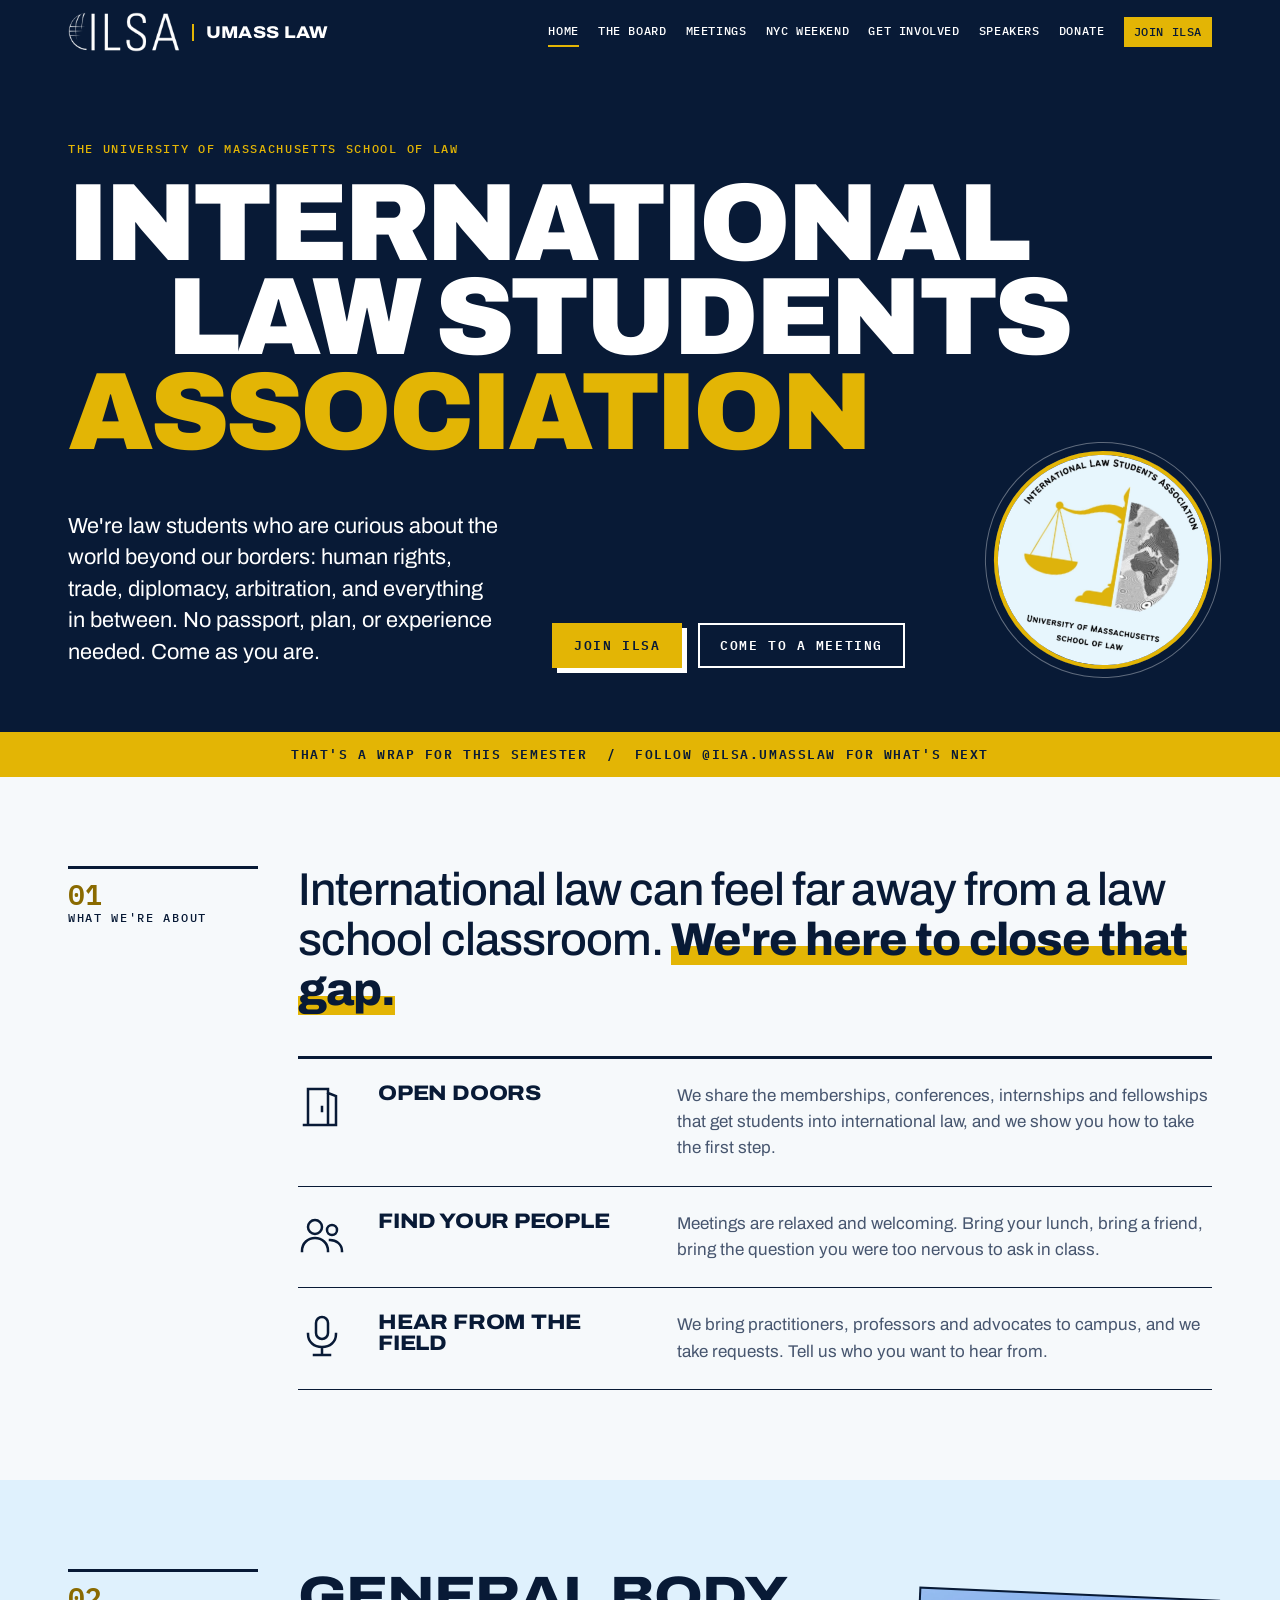
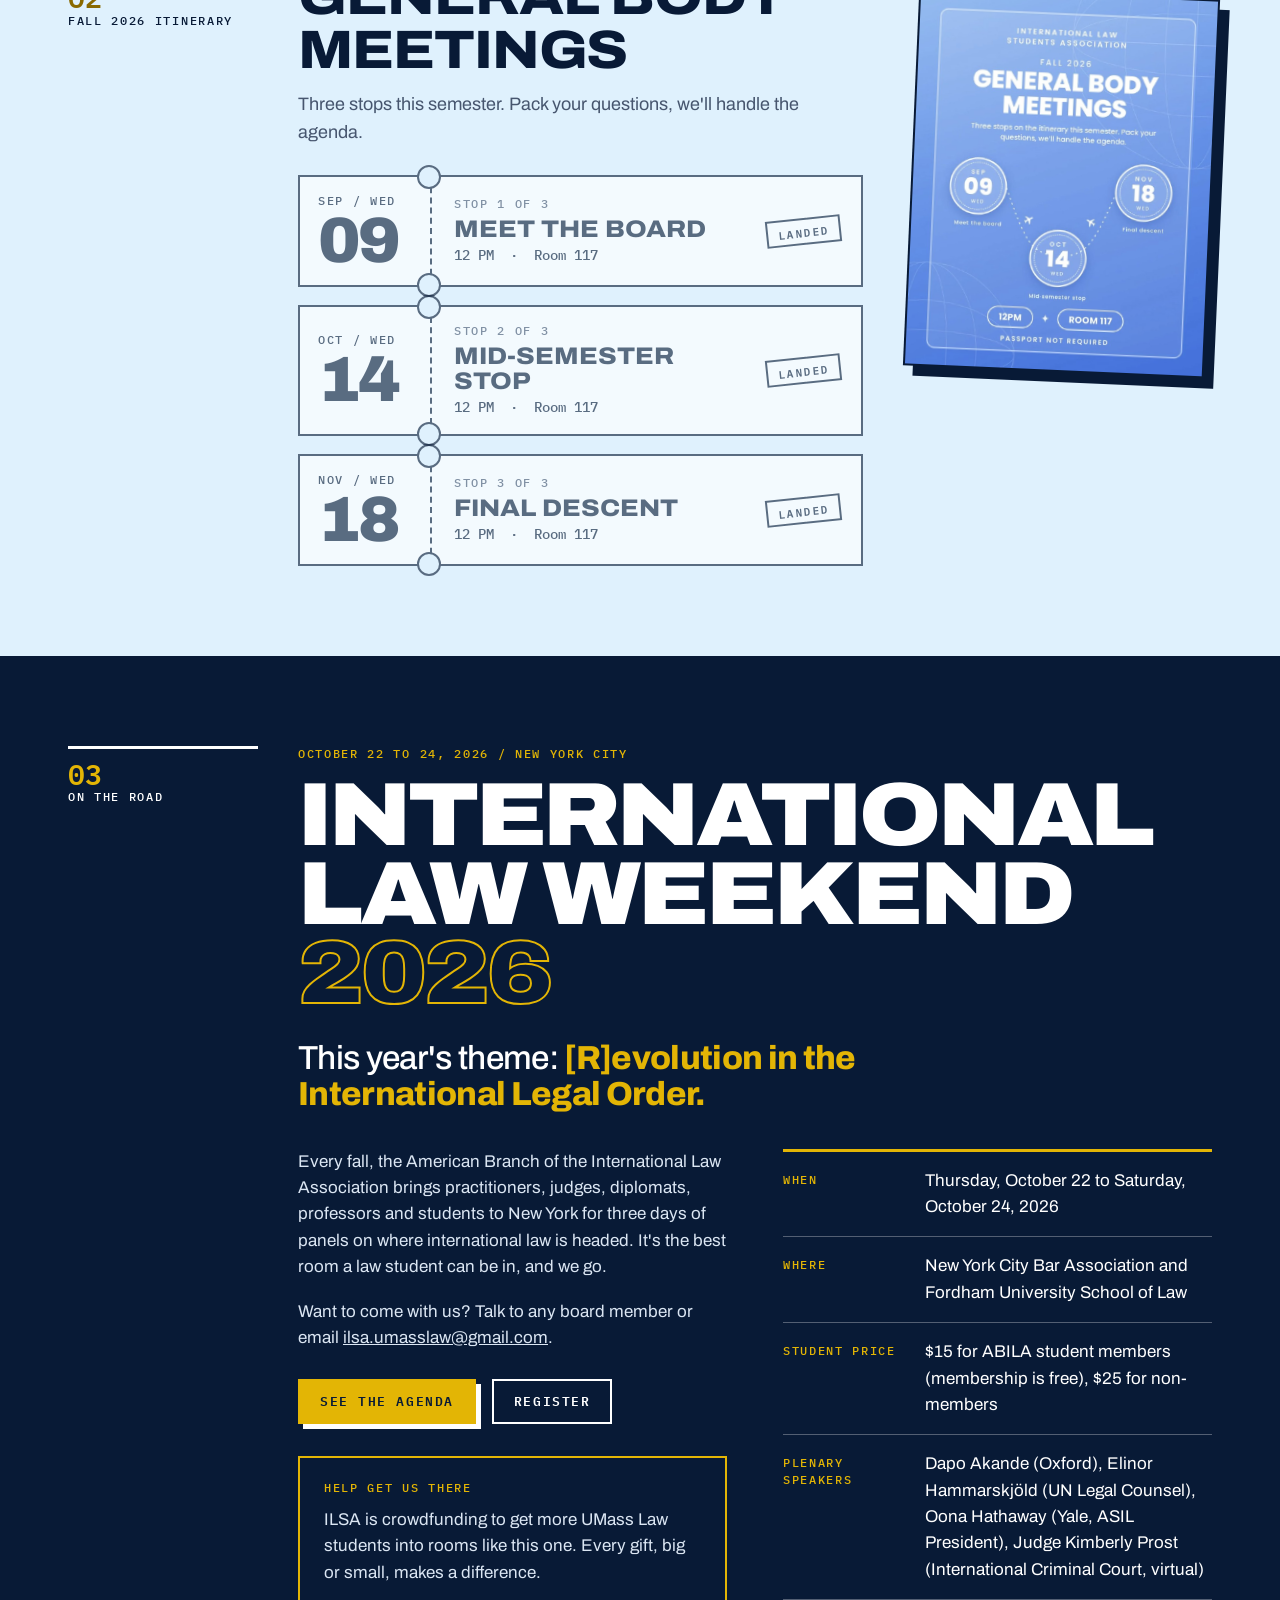
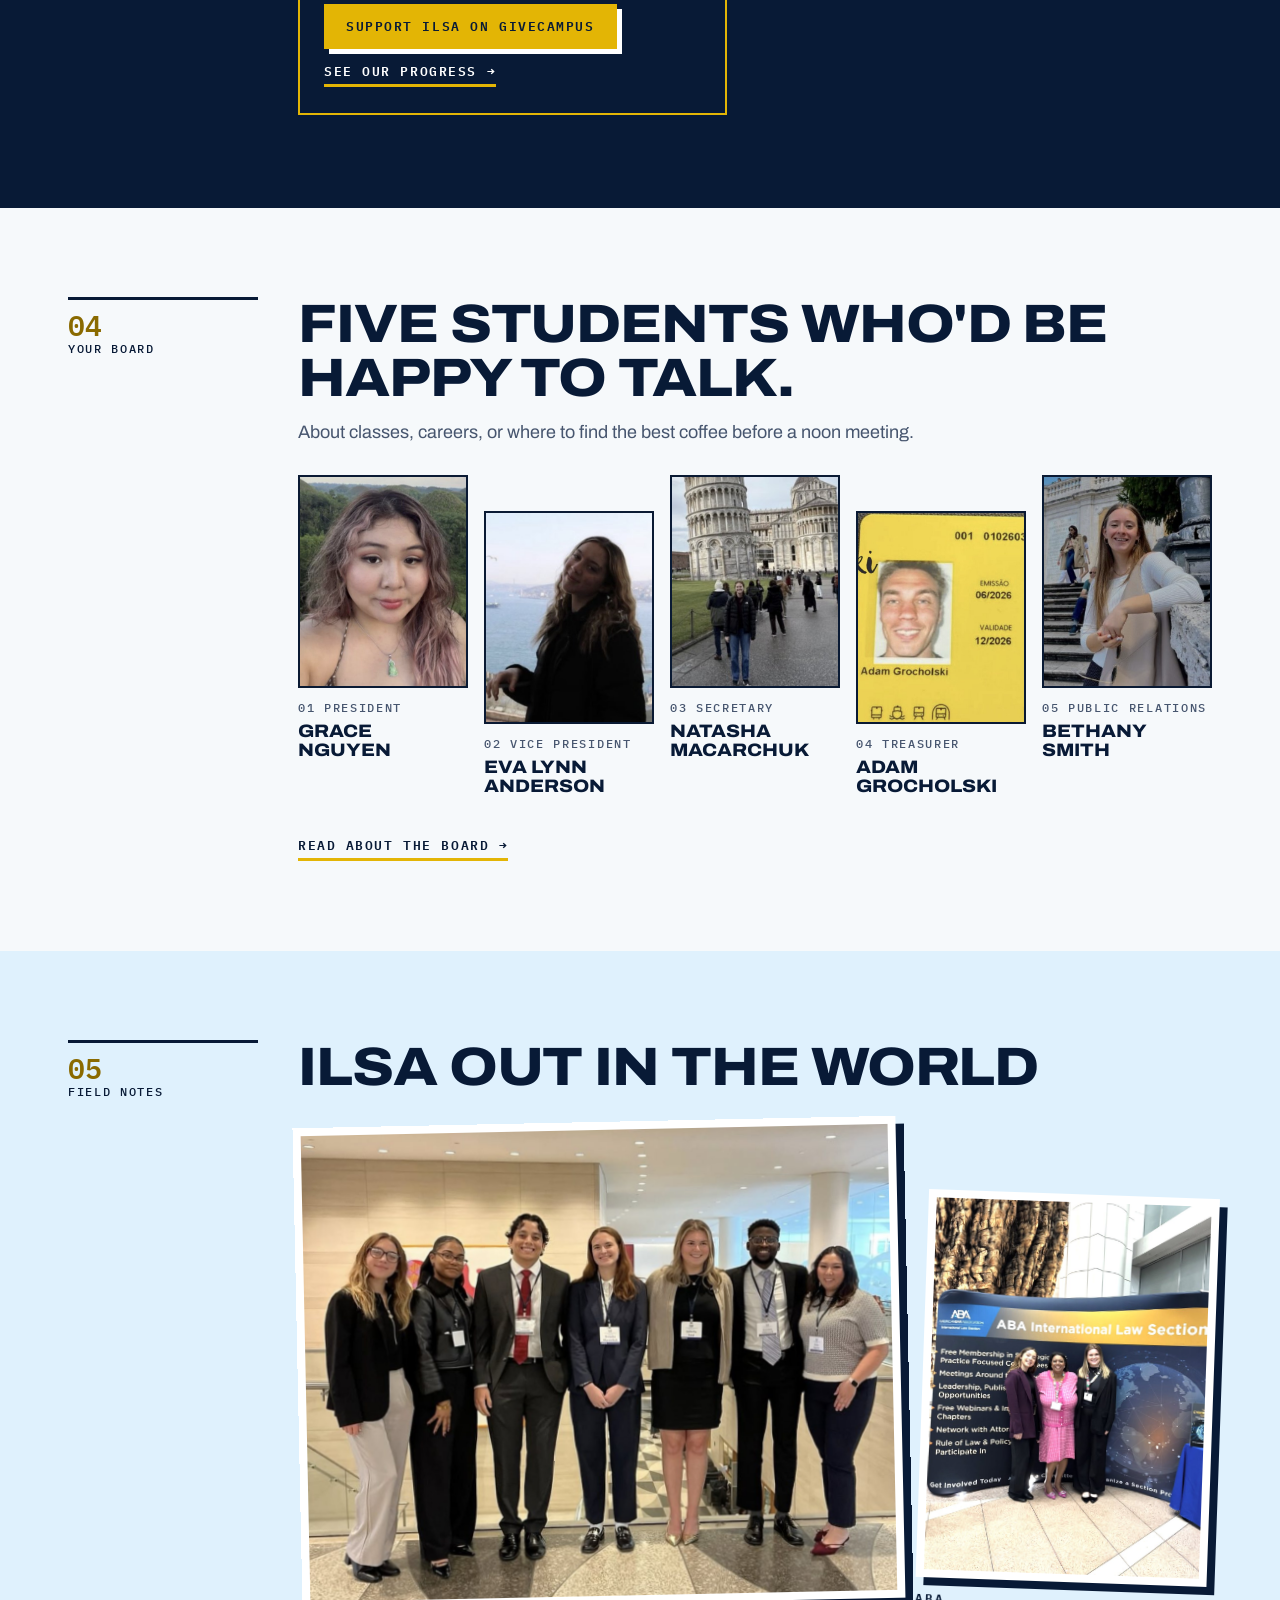
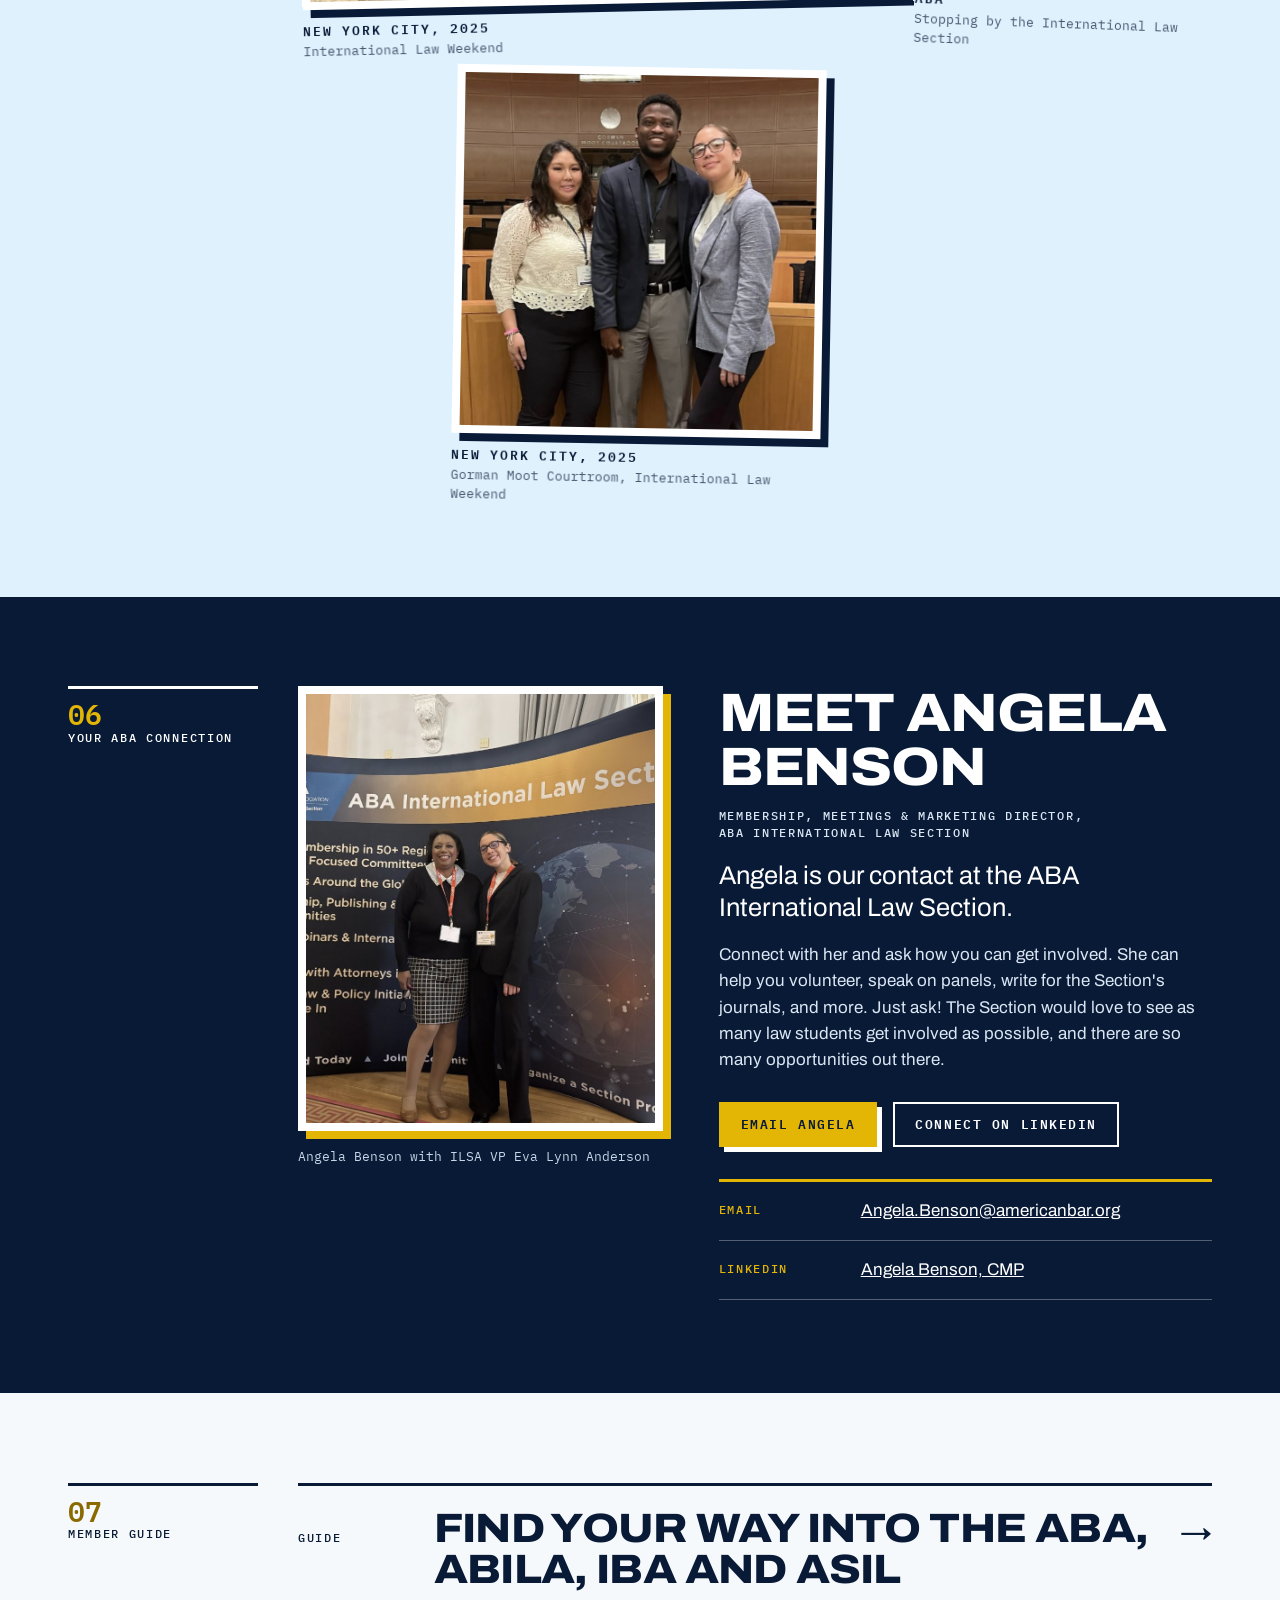
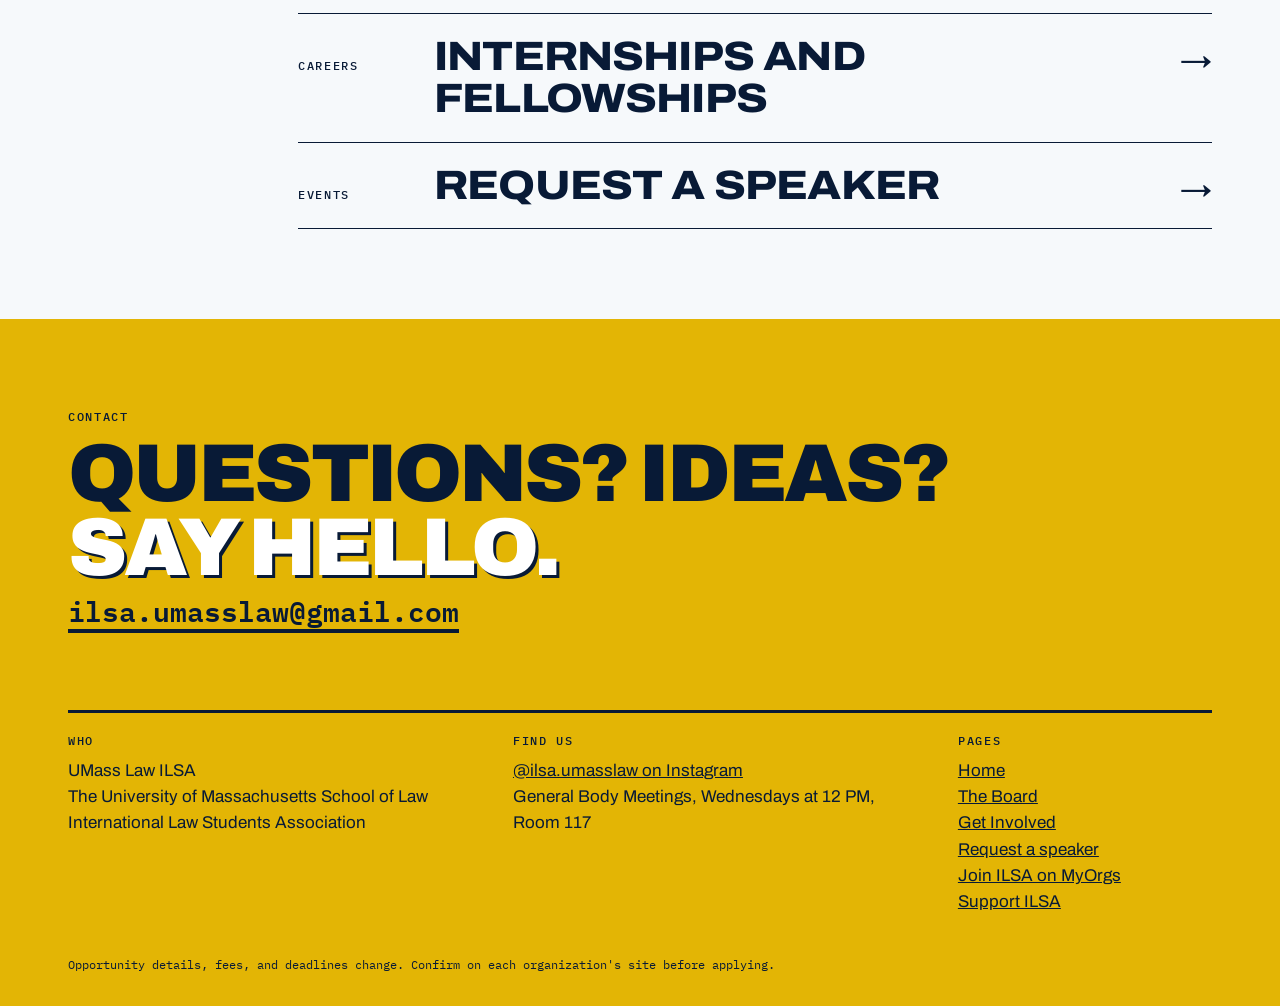
<file: index.html>
<!doctype html>
<html lang="en">
<head>
  <meta charset="utf-8">
  <meta name="viewport" content="width=device-width, initial-scale=1">
  <title>UMass Law ILSA</title>
  <meta name="description" content="The University of Massachusetts School of Law International Law Students Association: meet the board, come to a meeting, and find ways into international law.">
  <link rel="icon" href="img/favicon.png">
  <link rel="preconnect" href="https://fonts.googleapis.com">
  <link rel="preconnect" href="https://fonts.gstatic.com" crossorigin>
  <link href="https://fonts.googleapis.com/css2?family=Archivo:wdth,wght@75..125,400..900&family=IBM+Plex+Mono:wght@400;500;600&display=swap" rel="stylesheet">
  <link rel="stylesheet" href="css/styles.css">
</head>
<body>
  <a class="skip-link" href="#main">Skip to content</a>
  <header class="site-header">
    <div class="wrap header-inner">
      <a class="brand" href="index.html" aria-label="ILSA at UMass Law, home">
        <img class="brand-logo" src="img/ilsa-official.png" alt="ILSA" width="324" height="116">
        <span class="brand-name">UMass Law</span>
      </a>
      <nav class="site-nav" aria-label="Site">
        <a href="index.html" aria-current="page">Home</a>
        <a href="board.html">The Board</a>
        <a href="index.html#meetings">Meetings</a>
        <a href="index.html#ilw">NYC Weekend</a>
        <a href="get-involved.html">Get Involved</a>
        <a href="get-involved.html#speakers">Speakers</a>
        <a href="donate.html">Donate</a>
        <a href="https://myorgs.umassd.edu/ILSA/club_signup" class="nav-cta" target="_blank" rel="noopener">Join ILSA</a>
      </nav>
    </div>
  </header>

  <main id="main">
    <section class="masthead">
      <div class="wrap">
        <p class="label">The University of Massachusetts School of Law</p>
        <h1>International <span class="row2">Law Students</span> <span class="gold">Association</span></h1>
        <div class="masthead-foot">
          <p class="lede">We're law students who are curious about the world beyond our borders: human rights, trade, diplomacy, arbitration, and everything in between. No passport, plan, or experience needed. Come as you are.</p>
          <div class="btn-row">
            <a class="btn" href="https://myorgs.umassd.edu/ILSA/club_signup" target="_blank" rel="noopener">Join ILSA</a>
            <a class="btn btn-line" href="#meetings">Come to a meeting</a>
          </div>
        </div>
        <img class="seal" src="img/logo.png" alt="ILSA logo: a gold scale of justice joined to a globe" width="1080" height="1080">
      </div>
      <p class="departure" id="departure" aria-live="polite"></p>
    </section>

    <section class="section" id="about">
      <div class="wrap rail">
        <p class="label rail-label"><span>01</span> What we're about</p>
        <div>
          <p class="statement">International law can feel far away from a law school classroom. <strong>We're here to close that gap.</strong></p>
          <ol class="pillars">
            <li><svg viewBox="0 0 48 48" aria-hidden="true"><path d="M10 42V6h20v36M30 10l8 3v29H6M24 24v4"/></svg><div><h3>Open doors</h3><p>We share the memberships, conferences, internships and fellowships that get students into international law, and we show you how to take the first step.</p></div></li>
            <li><svg viewBox="0 0 48 48" aria-hidden="true"><circle cx="17" cy="16" r="7"/><circle cx="34" cy="19" r="5"/><path d="M4 40c0-8 6-13 13-13s13 5 13 13M32 29c6 0 12 4 12 11"/></svg><div><h3>Find your people</h3><p>Meetings are relaxed and welcoming. Bring your lunch, bring a friend, bring the question you were too nervous to ask in class.</p></div></li>
            <li><svg viewBox="0 0 48 48" aria-hidden="true"><rect x="18" y="5" width="12" height="22" rx="6"/><path d="M10 22c0 8 6 13 14 13s14-5 14-13M24 35v8M16 43h16"/></svg><div><h3>Hear from the field</h3><p>We bring practitioners, professors and advocates to campus, and we take requests. Tell us who you want to hear from.</p></div></li>
          </ol>
        </div>
      </div>
    </section>

    <section class="section section-sky" id="meetings">
      <div class="wrap rail">
        <p class="label rail-label"><span>02</span> Fall 2026 itinerary</p>
        <div class="itinerary">
          <div>
            <h2>General Body Meetings</h2>
            <p class="section-intro">Three stops this semester. Pack your questions, we'll handle the agenda.</p>
            <ol class="tickets" id="meeting-list"></ol>
          </div>
          <img class="flyer" src="img/gbm-fall-2026.jpg" alt="Fall 2026 General Body Meetings flyer: Wednesday September 9, Wednesday October 14 and Wednesday November 18, 12 PM in Room 117" width="900" height="1137" loading="lazy">
        </div>
      </div>
    </section>

    <section class="section section-ink ilw" id="ilw">
      <div class="wrap rail">
        <p class="label rail-label"><span>03</span> On the road</p>
        <div>
          <p class="label ilw-kicker">October 22 to 24, 2026 / New York City</p>
          <h2 class="ilw-title">International Law Weekend <span>2026</span></h2>
          <p class="statement ilw-theme">This year's theme: <strong>[R]evolution in the International Legal Order.</strong></p>
          <div class="ilw-grid">
            <div>
              <p>Every fall, the American Branch of the International Law Association brings practitioners, judges, diplomats, professors and students to New York for three days of panels on where international law is headed. It's the best room a law student can be in, and we go.</p>
              <p>Want to come with us? Talk to any board member or email <a href="mailto:ilsa.umasslaw@gmail.com">ilsa.umasslaw@gmail.com</a>.</p>
              <div class="btn-row">
                <a class="btn" href="https://www.ila-americanbranch.org/international-law-weekend-2026-program-overview/" target="_blank" rel="noopener">See the agenda</a>
                <a class="btn btn-line" href="https://www.ila-americanbranch.org/ilw-2026-registration/" target="_blank" rel="noopener">Register</a>
              </div>
              <p class="remind" data-remind="ilw-2026"></p>
              <div class="fund">
                <p class="label">Help get us there</p>
                <p>ILSA is crowdfunding to get more UMass Law students into rooms like this one. Every gift, big or small, makes a difference.</p>
                <div class="btn-row">
                  <a class="btn" href="https://www.givecampus.com/s/jwhhjc" target="_blank" rel="noopener">Support ILSA on GiveCampus</a>
                  <a class="text-link fund-link" href="donate.html">See our progress</a>
                </div>
              </div>
            </div>
            <dl class="facts">
              <div><dt class="label">When</dt><dd>Thursday, October 22 to Saturday, October 24, 2026</dd></div>
              <div><dt class="label">Where</dt><dd>New York City Bar Association and Fordham University School of Law</dd></div>
              <div><dt class="label">Student price</dt><dd>$15 for ABILA student members (membership is free), $25 for non-members</dd></div>
              <div><dt class="label">Plenary speakers</dt><dd>Dapo Akande (Oxford), Elinor Hammarskj&ouml;ld (UN Legal Counsel), Oona Hathaway (Yale, ASIL President), Judge Kimberly Prost (International Criminal Court, virtual)</dd></div>
            </dl>
          </div>
        </div>
      </div>
    </section>

    <section class="section" id="board-preview">
      <div class="wrap rail">
        <p class="label rail-label"><span>04</span> Your board</p>
        <div>
          <h2>Five students who'd be happy to talk.</h2>
          <p class="section-intro">About classes, careers, or where to find the best coffee before a noon meeting.</p>
          <div class="crew" id="board-strip"></div>
          <a class="text-link" href="board.html">Read about the board</a>
        </div>
      </div>
    </section>

    <section class="section section-sky" id="photos">
      <div class="wrap rail">
        <p class="label rail-label"><span>05</span> Field notes</p>
        <div>
          <h2>ILSA out in the world</h2>
          <div class="collage">
            <figure class="c1">
              <img src="img/photo-group.jpg" alt="Seven ILSA members in business attire wearing conference name badges, standing together at International Law Weekend 2025 in New York City" width="1200" height="948" loading="lazy">
              <figcaption><span>New York City, 2025</span> International Law Weekend</figcaption>
            </figure>
            <figure class="c2">
              <img src="img/photo-aba.jpg" alt="Three people smiling in front of an ABA International Law Section banner" width="1000" height="1342" loading="lazy">
              <figcaption><span>ABA</span> Stopping by the International Law Section</figcaption>
            </figure>
            <figure class="c3">
              <img src="img/photo-moot.jpg" alt="Three ILSA members standing together in the Gorman Moot Courtroom" width="1000" height="1082" loading="lazy">
              <figcaption><span>New York City, 2025</span> Gorman Moot Courtroom, International Law Weekend</figcaption>
            </figure>
          </div>
        </div>
      </div>
    </section>

    <section class="section section-ink" id="aba">
      <div class="wrap rail">
        <p class="label rail-label"><span>06</span> Your ABA connection</p>
        <div class="contact-grid">
          <figure class="contact-photo">
            <img src="img/photo-aba-benson.jpg" alt="Angela Benson and ILSA Vice President Eva Lynn Anderson smiling in front of an ABA International Law Section banner" width="774" height="951" loading="lazy">
            <figcaption>Angela Benson with ILSA VP Eva Lynn Anderson</figcaption>
          </figure>
          <div>
            <h2>Meet Angela Benson</h2>
            <p class="label contact-role">Membership, Meetings &amp; Marketing Director, ABA International Law Section</p>
            <p class="contact-lead">Angela is our contact at the ABA International Law Section.</p>
            <p>Connect with her and ask how you can get involved. She can help you volunteer, speak on panels, write for the Section's journals, and more. Just ask! The Section would love to see as many law students get involved as possible, and there are so many opportunities out there.</p>
            <div class="btn-row">
              <a class="btn" href="mailto:Angela.Benson@americanbar.org">Email Angela</a>
              <a class="btn btn-line" href="https://www.linkedin.com/in/angela-benson-cmp-9b23a410/" target="_blank" rel="noopener">Connect on LinkedIn</a>
            </div>
            <dl class="facts contact-facts">
              <div><dt class="label">Email</dt><dd><a href="mailto:Angela.Benson@americanbar.org">Angela.Benson@americanbar.org</a></dd></div>
              <div><dt class="label">LinkedIn</dt><dd><a href="https://www.linkedin.com/in/angela-benson-cmp-9b23a410/" target="_blank" rel="noopener">Angela Benson, CMP</a></dd></div>
            </dl>
          </div>
        </div>
      </div>
    </section>

    <section class="section" id="guide">
      <div class="wrap rail">
        <p class="label rail-label"><span>07</span> Member guide</p>
        <div class="guide-links">
          <a href="get-involved.html"><span class="label">Guide</span><strong>Find your way into the ABA, ABILA, IBA and ASIL</strong><span class="arrow" aria-hidden="true">&rarr;</span></a>
          <a href="get-involved.html#careers"><span class="label">Careers</span><strong>Internships and fellowships</strong><span class="arrow" aria-hidden="true">&rarr;</span></a>
          <a href="get-involved.html#speakers"><span class="label">Events</span><strong>Request a speaker</strong><span class="arrow" aria-hidden="true">&rarr;</span></a>
        </div>
      </div>
    </section>
  </main>

  <footer class="site-footer" id="contact">
    <div class="wrap">
      <p class="label">Contact</p>
      <p class="footer-shout">Questions? Ideas? <span>Say hello.</span></p>
      <a class="footer-mail" href="mailto:ilsa.umasslaw@gmail.com">ilsa.umasslaw@gmail.com</a>
      <div class="footer-grid">
        <div>
          <p class="label">Who</p>
          <p>UMass Law ILSA<br>The University of Massachusetts School of Law International Law Students Association</p>
        </div>
        <div>
          <p class="label">Find us</p>
          <p><a href="https://www.instagram.com/ilsa.umasslaw/" target="_blank" rel="noopener">@ilsa.umasslaw on Instagram</a><br>General Body Meetings, Wednesdays at 12 PM, Room 117</p>
        </div>
        <div>
          <p class="label">Pages</p>
          <p class="footer-links">
            <a href="index.html">Home</a>
            <a href="board.html">The Board</a>
            <a href="get-involved.html">Get Involved</a>
            <a href="get-involved.html#speakers">Request a speaker</a>
            <a href="https://myorgs.umassd.edu/ILSA/club_signup" target="_blank" rel="noopener">Join ILSA on MyOrgs</a>
            <a href="donate.html">Support ILSA</a>
          </p>
        </div>
      </div>
      <p class="fineprint">Opportunity details, fees, and deadlines change. Confirm on each organization's site before applying.</p>
    </div>
  </footer>

  <script src="js/config.js"></script>
  <script src="js/data.js"></script>
  <script src="js/app.js"></script>
</body>
</html>
</file>
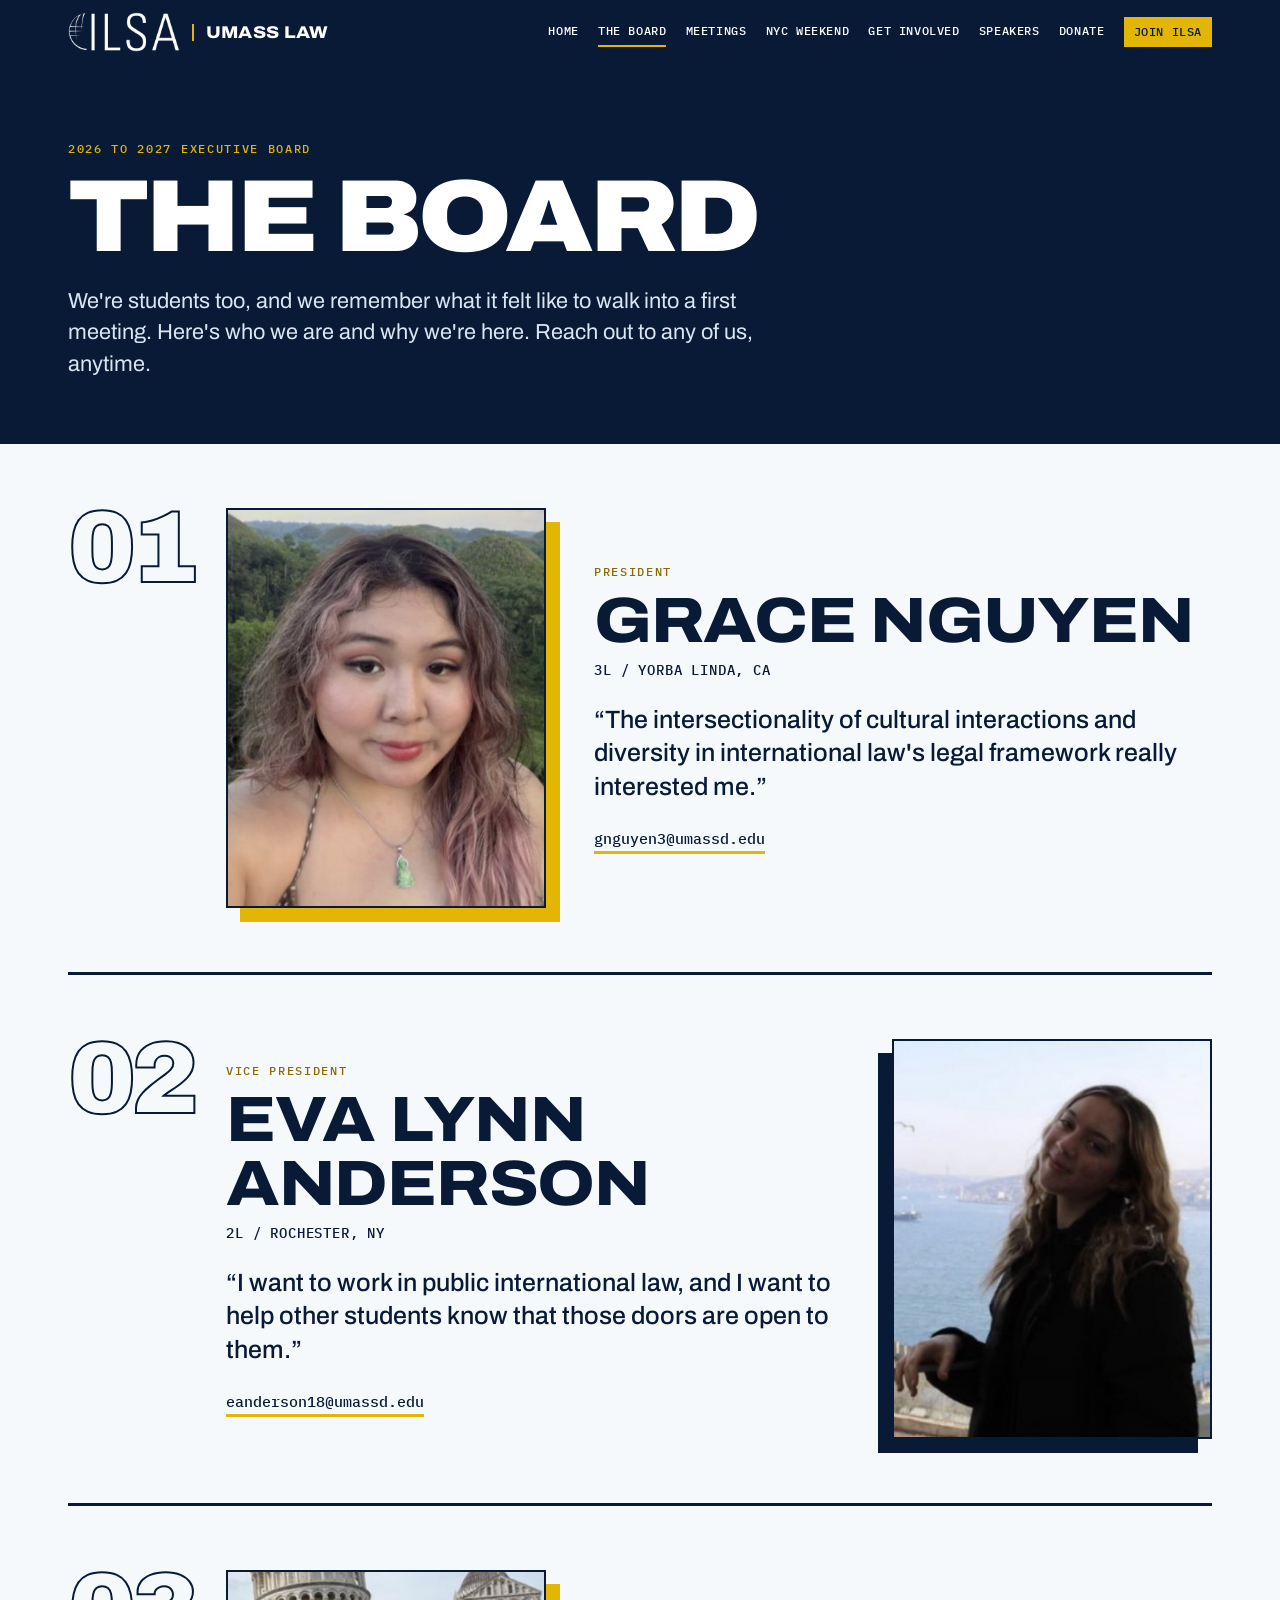
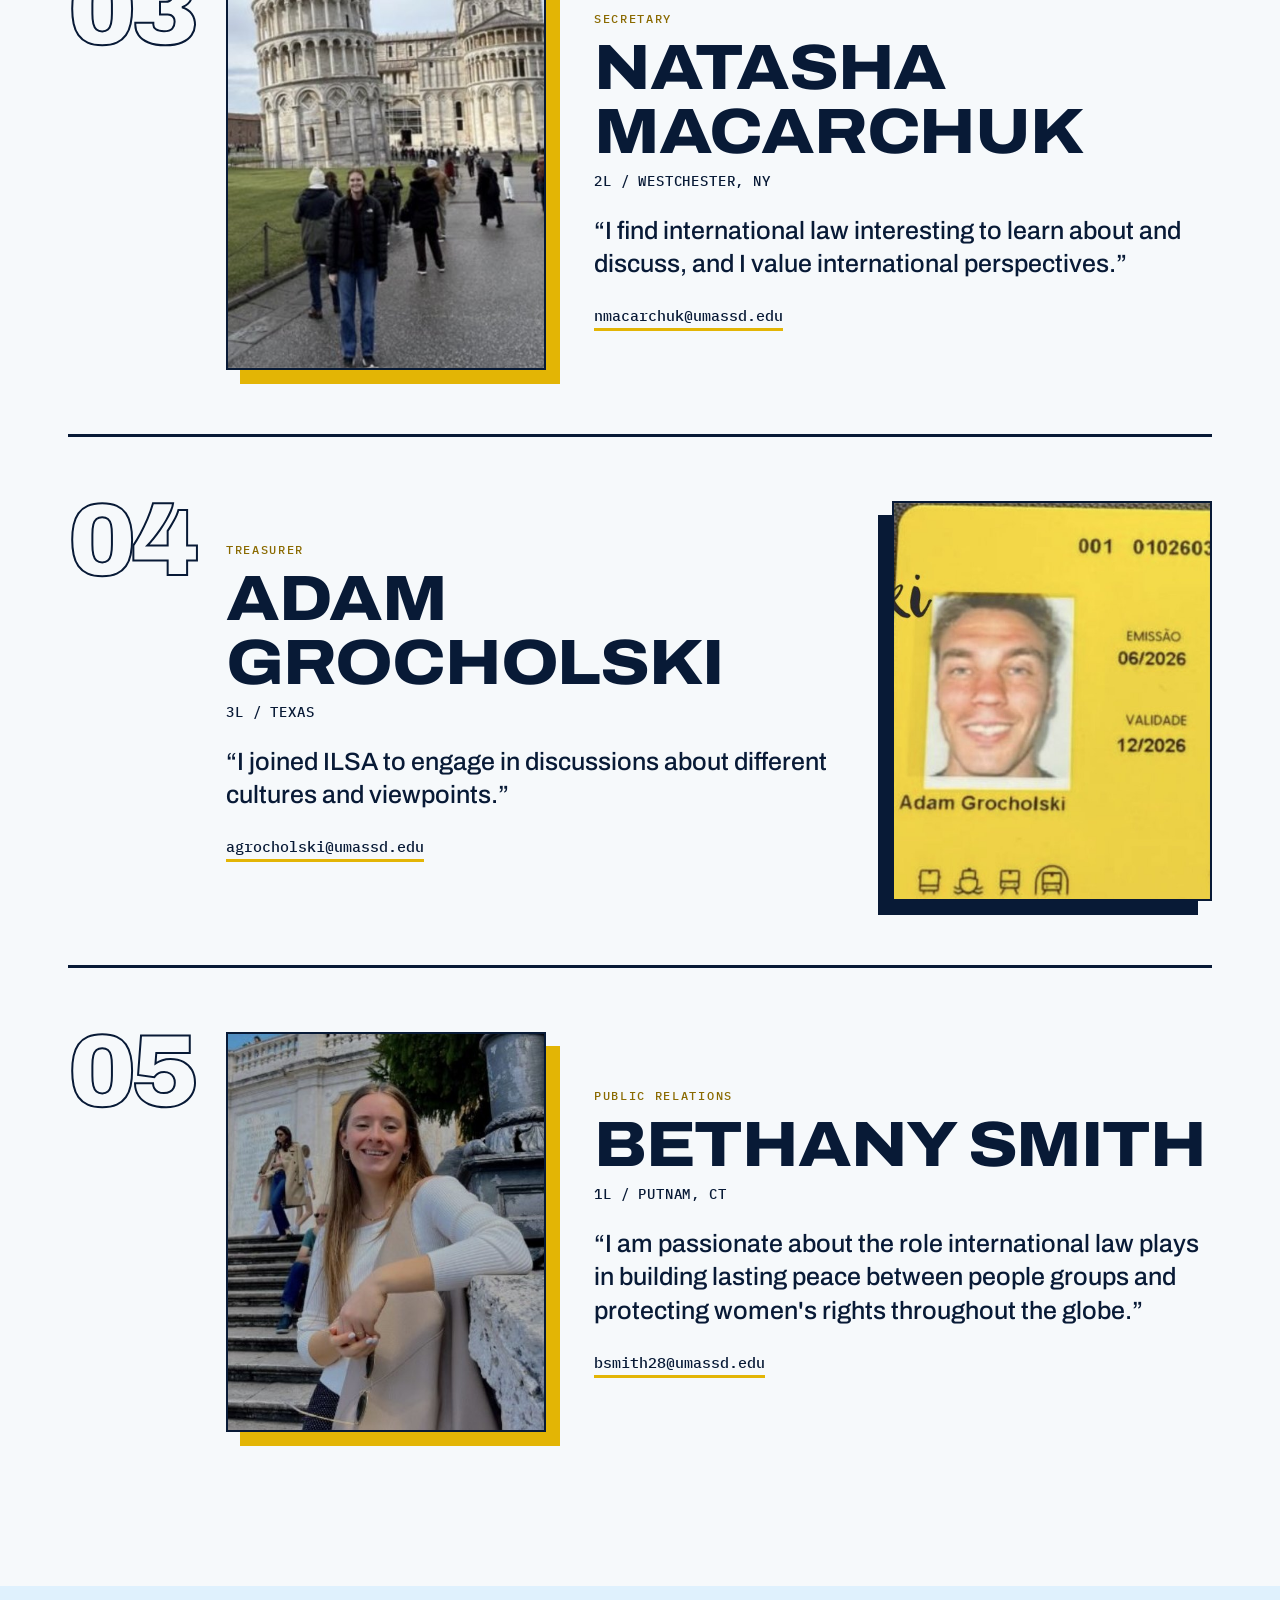
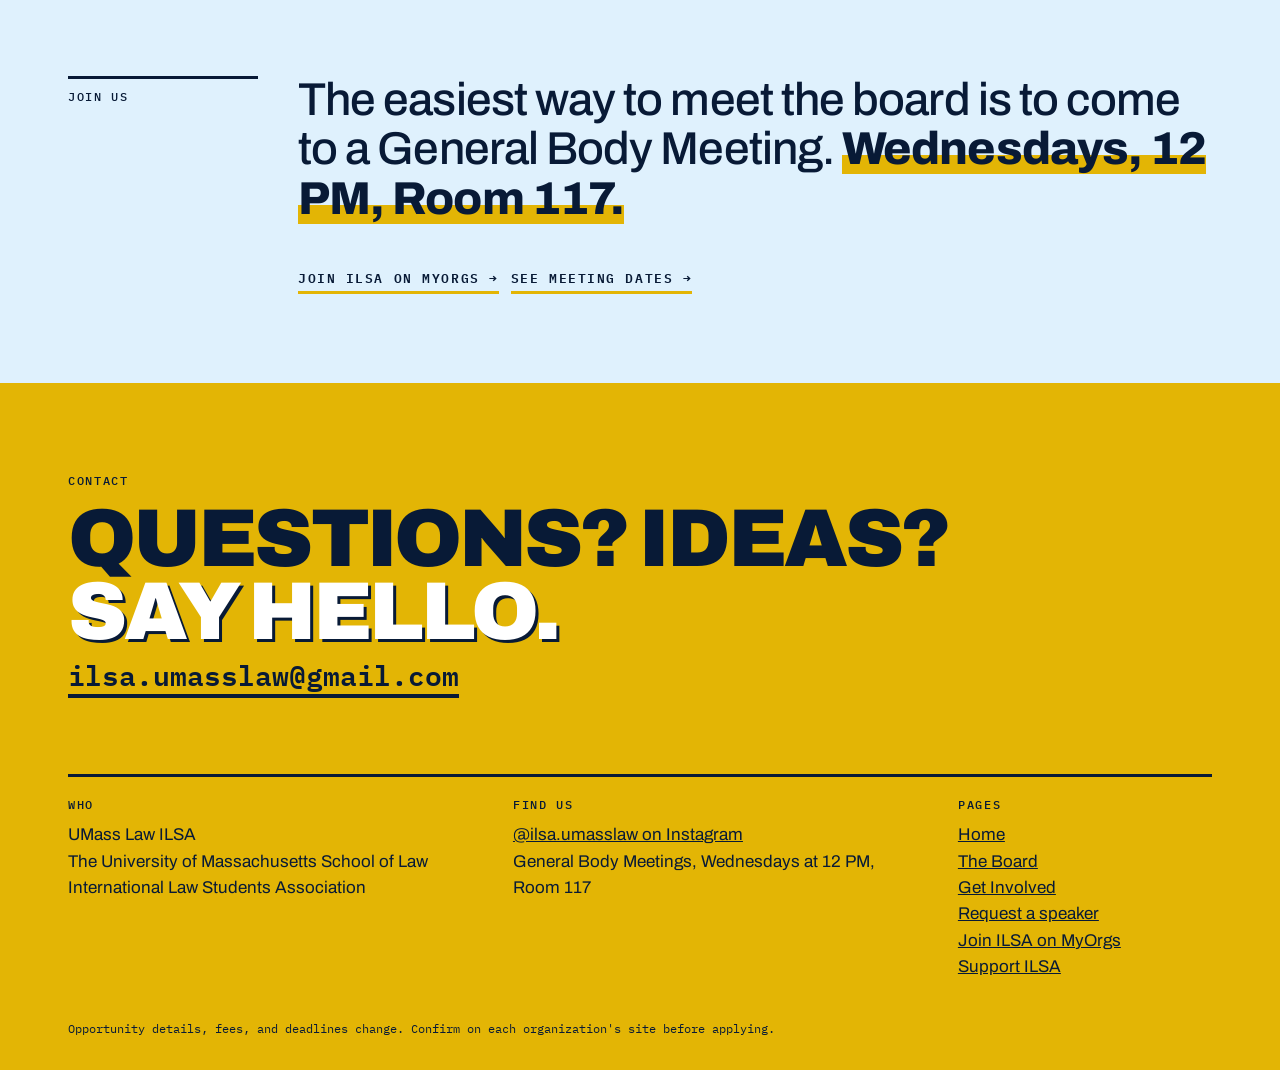
<file: board.html>
<!doctype html>
<html lang="en">
<head>
  <meta charset="utf-8">
  <meta name="viewport" content="width=device-width, initial-scale=1">
  <title>The Board | UMass Law ILSA</title>
  <meta name="description" content="Meet the 2026-27 executive board of the UMass Law International Law Students Association.">
  <link rel="icon" href="img/favicon.png">
  <link rel="preconnect" href="https://fonts.googleapis.com">
  <link rel="preconnect" href="https://fonts.gstatic.com" crossorigin>
  <link href="https://fonts.googleapis.com/css2?family=Archivo:wdth,wght@75..125,400..900&family=IBM+Plex+Mono:wght@400;500;600&display=swap" rel="stylesheet">
  <link rel="stylesheet" href="css/styles.css">
</head>
<body>
  <a class="skip-link" href="#main">Skip to content</a>
  <header class="site-header">
    <div class="wrap header-inner">
      <a class="brand" href="index.html" aria-label="ILSA at UMass Law, home">
        <img class="brand-logo" src="img/ilsa-official.png" alt="ILSA" width="324" height="116">
        <span class="brand-name">UMass Law</span>
      </a>
      <nav class="site-nav" aria-label="Site">
        <a href="index.html">Home</a>
        <a href="board.html" aria-current="page">The Board</a>
        <a href="index.html#meetings">Meetings</a>
        <a href="index.html#ilw">NYC Weekend</a>
        <a href="get-involved.html">Get Involved</a>
        <a href="get-involved.html#speakers">Speakers</a>
        <a href="donate.html">Donate</a>
        <a href="https://myorgs.umassd.edu/ILSA/club_signup" class="nav-cta" target="_blank" rel="noopener">Join ILSA</a>
      </nav>
    </div>
  </header>

  <main id="main">
    <section class="page-head">
      <div class="wrap">
        <p class="label">2026 to 2027 Executive Board</p>
        <h1>The Board</h1>
        <p class="lede">We're students too, and we remember what it felt like to walk into a first meeting. Here's who we are and why we're here. Reach out to any of us, anytime.</p>
      </div>
    </section>

    <section class="section roster-section">
      <div class="wrap">
        <div class="roster" id="board-list"></div>
      </div>
    </section>

    <section class="section section-sky">
      <div class="wrap rail">
        <p class="label rail-label">Join us</p>
        <div>
          <p class="statement">The easiest way to meet the board is to come to a General Body Meeting. <strong>Wednesdays, 12 PM, Room 117.</strong></p>
          <a class="text-link" href="https://myorgs.umassd.edu/ILSA/club_signup" target="_blank" rel="noopener">Join ILSA on MyOrgs</a> &nbsp; <a class="text-link" href="index.html#meetings">See meeting dates</a>
        </div>
      </div>
    </section>
  </main>

  <footer class="site-footer" id="contact">
    <div class="wrap">
      <p class="label">Contact</p>
      <p class="footer-shout">Questions? Ideas? <span>Say hello.</span></p>
      <a class="footer-mail" href="mailto:ilsa.umasslaw@gmail.com">ilsa.umasslaw@gmail.com</a>
      <div class="footer-grid">
        <div>
          <p class="label">Who</p>
          <p>UMass Law ILSA<br>The University of Massachusetts School of Law International Law Students Association</p>
        </div>
        <div>
          <p class="label">Find us</p>
          <p><a href="https://www.instagram.com/ilsa.umasslaw/" target="_blank" rel="noopener">@ilsa.umasslaw on Instagram</a><br>General Body Meetings, Wednesdays at 12 PM, Room 117</p>
        </div>
        <div>
          <p class="label">Pages</p>
          <p class="footer-links">
            <a href="index.html">Home</a>
            <a href="board.html">The Board</a>
            <a href="get-involved.html">Get Involved</a>
            <a href="get-involved.html#speakers">Request a speaker</a>
            <a href="https://myorgs.umassd.edu/ILSA/club_signup" target="_blank" rel="noopener">Join ILSA on MyOrgs</a>
            <a href="donate.html">Support ILSA</a>
          </p>
        </div>
      </div>
      <p class="fineprint">Opportunity details, fees, and deadlines change. Confirm on each organization's site before applying.</p>
    </div>
  </footer>

  <script src="js/config.js"></script>
  <script src="js/data.js"></script>
  <script src="js/app.js"></script>
</body>
</html>
</file>
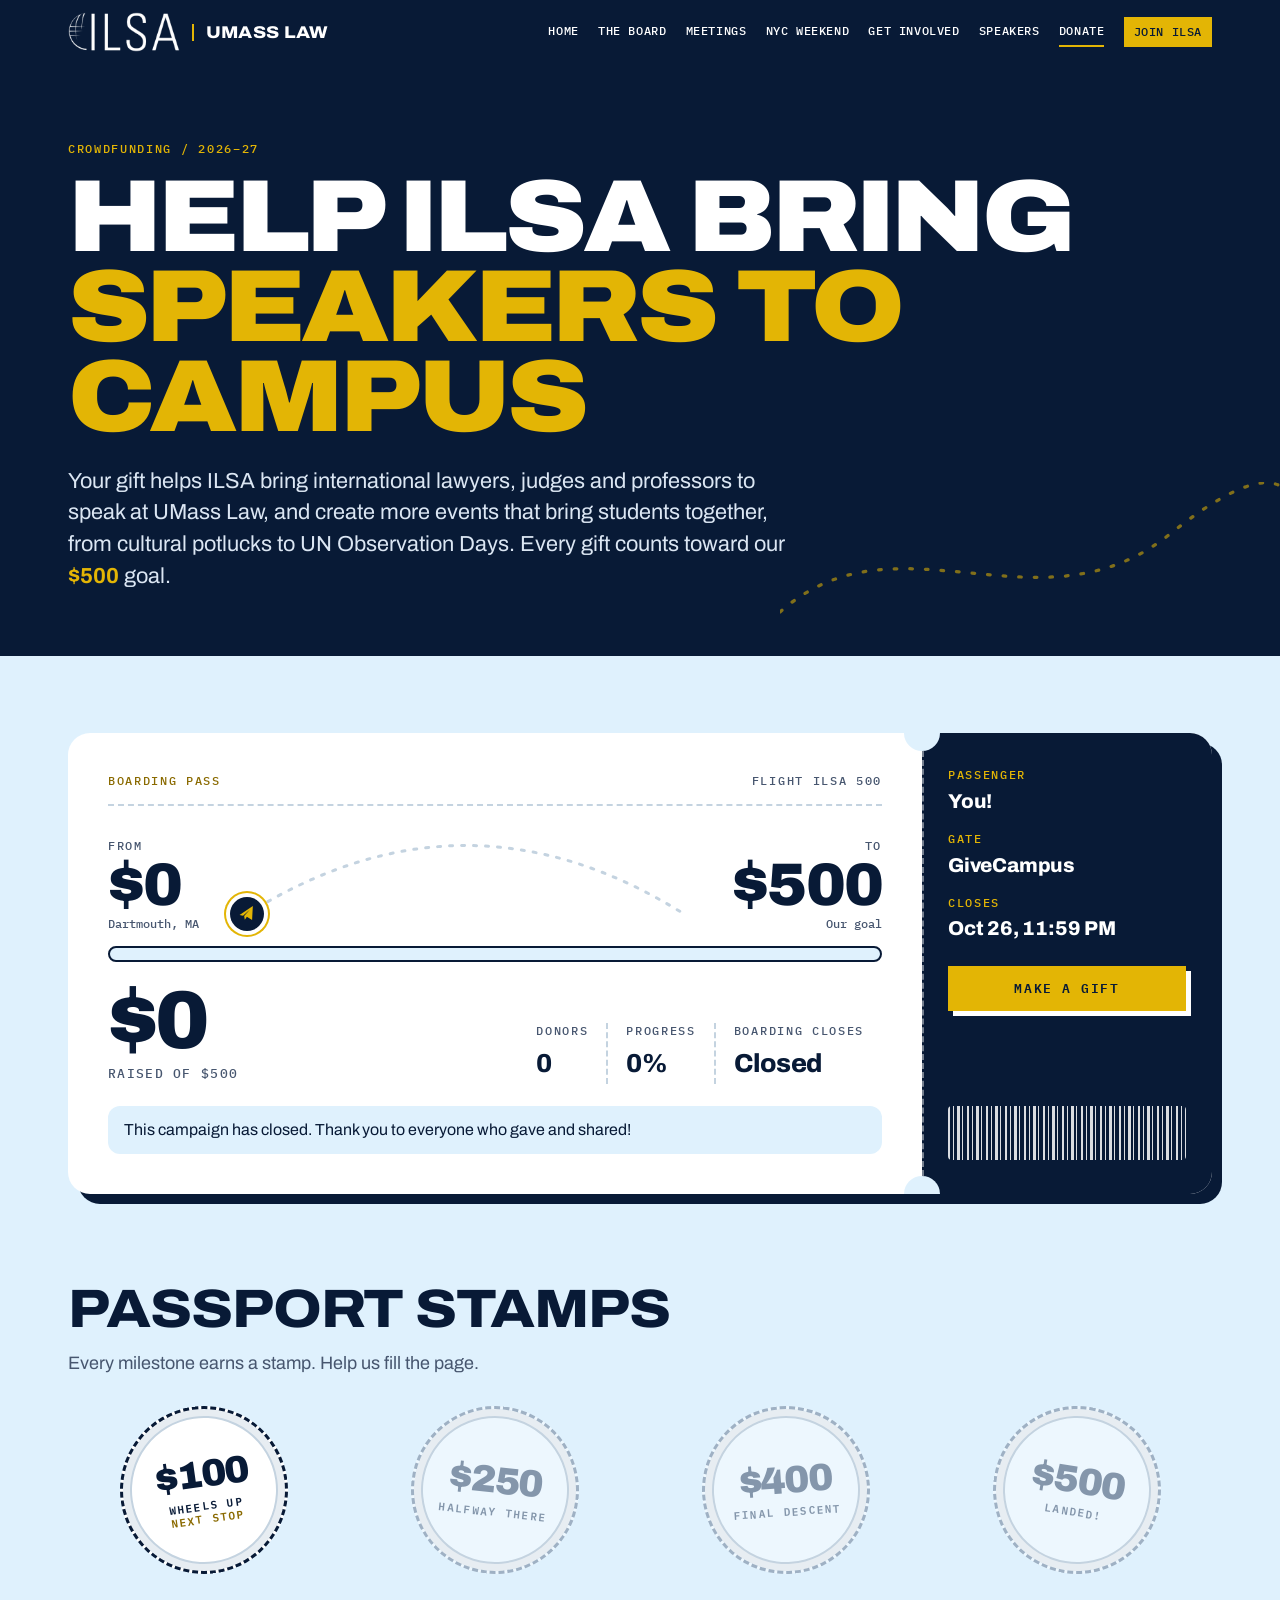
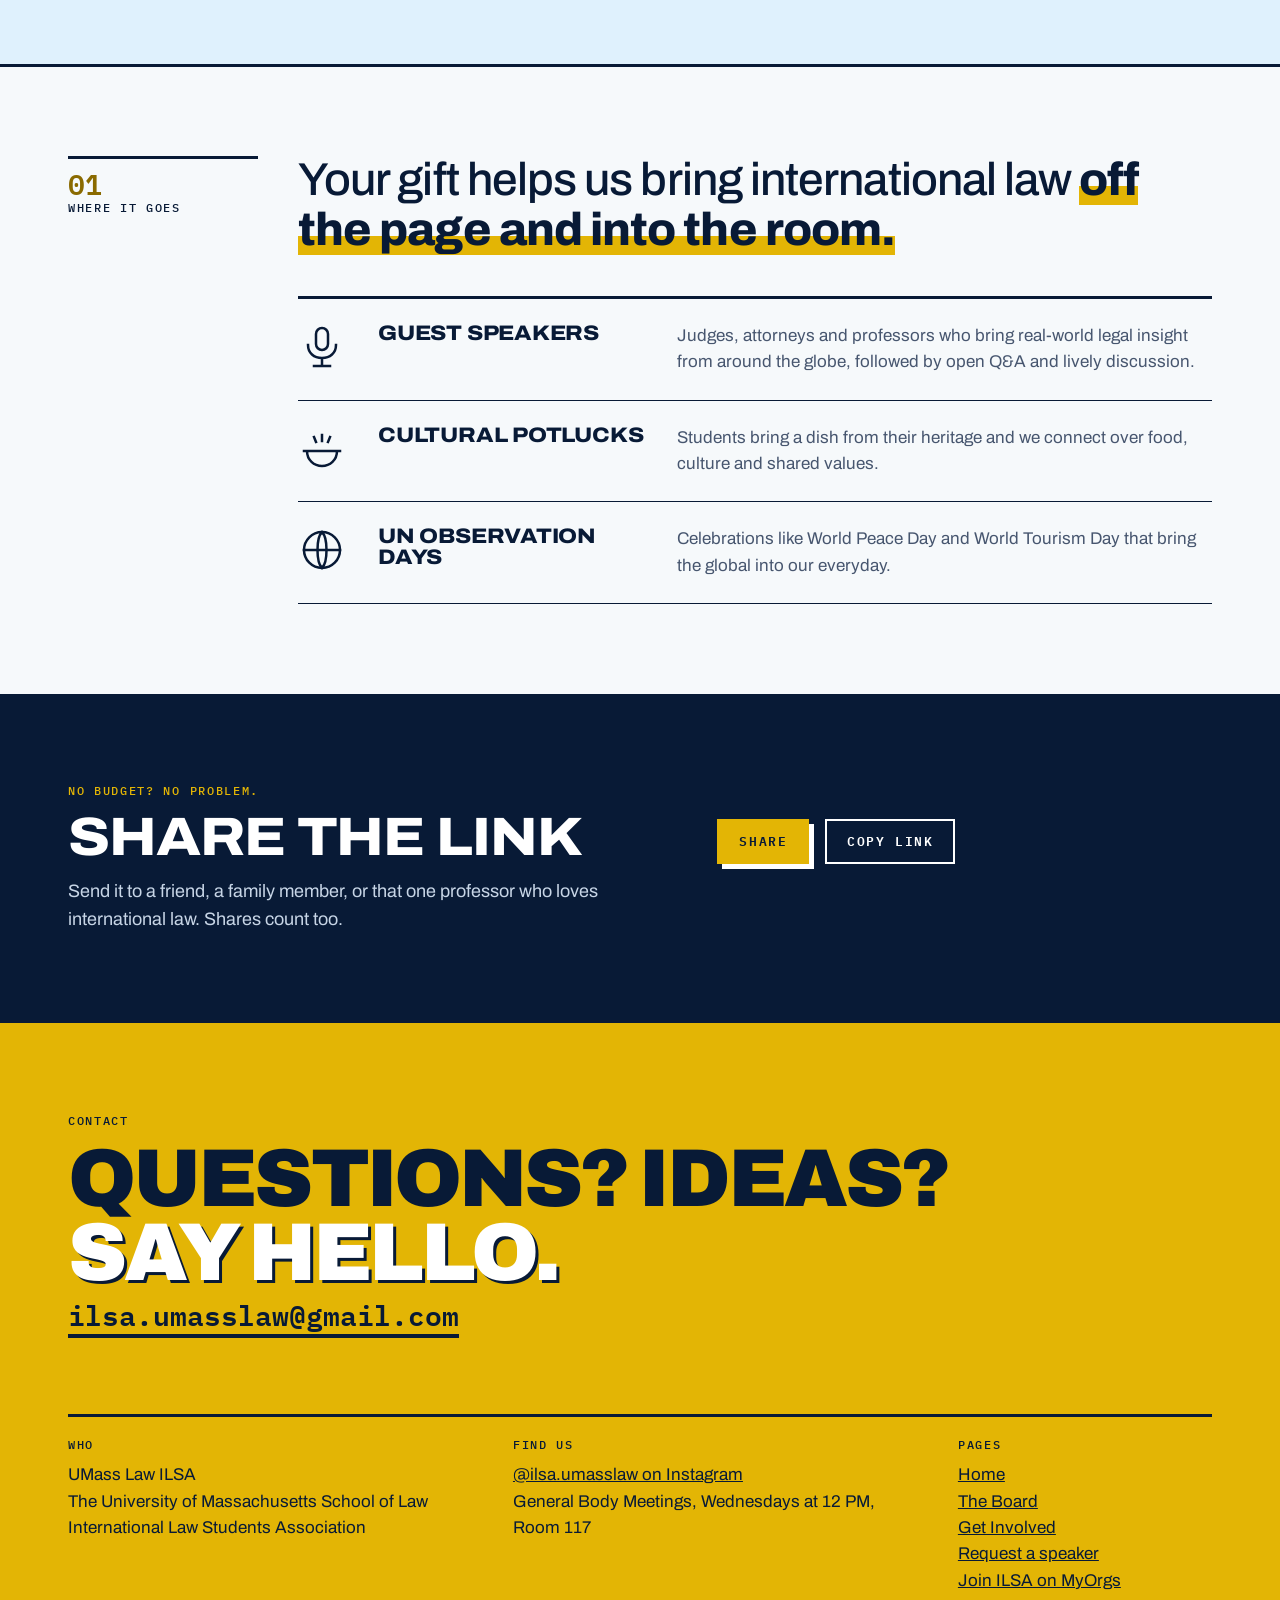
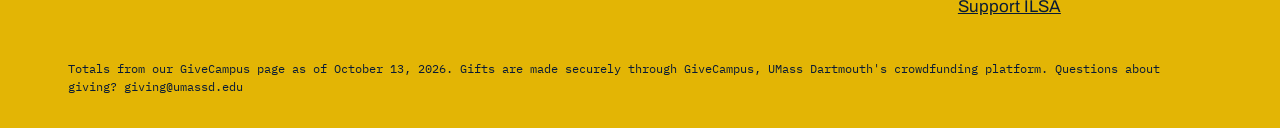
<file: donate.html>
<!doctype html>
<html lang="en">
<head>
  <meta charset="utf-8">
  <meta name="viewport" content="width=device-width, initial-scale=1">
  <title>Support ILSA | UMass Law ILSA</title>
  <meta name="description" content="Help UMass Law ILSA reach its $500 crowdfunding goal on GiveCampus.">
  <link rel="icon" href="img/favicon.png">
  <link rel="preconnect" href="https://fonts.googleapis.com">
  <link rel="preconnect" href="https://fonts.gstatic.com" crossorigin>
  <link href="https://fonts.googleapis.com/css2?family=Archivo:wdth,wght@75..125,400..900&family=IBM+Plex+Mono:wght@400;500;600&display=swap" rel="stylesheet">
  <link rel="stylesheet" href="css/styles.css">
  <link rel="stylesheet" href="css/donate.css">
</head>
<body>
  <a class="skip-link" href="#main">Skip to content</a>
  <header class="site-header">
    <div class="wrap header-inner">
      <a class="brand" href="index.html" aria-label="ILSA at UMass Law, home">
        <img class="brand-logo" src="img/ilsa-official.png" alt="ILSA" width="324" height="116">
        <span class="brand-name">UMass Law</span>
      </a>
      <nav class="site-nav" aria-label="Site">
        <a href="index.html">Home</a>
        <a href="board.html">The Board</a>
        <a href="index.html#meetings">Meetings</a>
        <a href="index.html#ilw">NYC Weekend</a>
        <a href="get-involved.html">Get Involved</a>
        <a href="get-involved.html#speakers">Speakers</a>
        <a href="donate.html" aria-current="page">Donate</a>
        <a href="https://myorgs.umassd.edu/ILSA/club_signup" class="nav-cta" target="_blank" rel="noopener">Join ILSA</a>
      </nav>
    </div>
  </header>

  <main id="main">
    <section class="page-head donate-head">
      <div class="wrap">
        <p class="label">Crowdfunding / 2026&ndash;27</p>
        <h1>Help ILSA bring <span>speakers to campus</span></h1>
        <p class="lede">Your gift helps ILSA bring international lawyers, judges and professors to speak at UMass Law, and create more events that bring students together, from cultural potlucks to UN Observation Days. Every gift counts toward our <strong class="js-goal">$500</strong> goal.</p>
      </div>
      <svg class="sky-doodle" viewBox="0 0 400 120" aria-hidden="true"><path d="M0 100 C 90 20, 200 120, 300 40 S 390 30, 400 10" /></svg>
    </section>

    <section class="section section-sky donate-main">
      <div class="wrap">
        <article class="pass" aria-labelledby="pass-title">
          <div class="pass-main">
            <div class="pass-top">
              <p class="label">Boarding pass</p>
              <p class="label pass-flight">Flight ILSA 500</p>
            </div>
            <h2 class="visually-hidden" id="pass-title">Fundraising progress</h2>

            <div class="route">
              <div class="route-end">
                <span class="label">From</span>
                <strong>$0</strong>
                <span class="route-city">Dartmouth, MA</span>
              </div>
              <div class="route-path">
                <svg viewBox="0 0 300 90" aria-hidden="true">
                  <path class="route-trail" id="route-trail" d="M8 78 Q 150 -18 292 78" />
                  <path class="route-done" id="route-done" d="M8 78 Q 150 -18 292 78" />
                </svg>
                <span class="plane" id="plane" aria-hidden="true">
                  <svg viewBox="0 0 24 24"><path d="M2 11.5 21.5 3l-4.2 18-6.1-5.4-3.4 3.4v-5.1L17 6.8 6.4 13.3z"/></svg>
                </span>
              </div>
              <div class="route-end route-to">
                <span class="label">To</span>
                <strong class="js-goal">$500</strong>
                <span class="route-city">Our goal</span>
              </div>
            </div>

            <div class="meter" role="progressbar" aria-label="Amount raised toward goal" aria-valuemin="0" aria-valuemax="500" aria-valuenow="0" id="meter">
              <span id="meter-fill"></span>
            </div>

            <div class="tally">
              <p class="tally-big"><span id="raised">$0</span> <small>raised of <span class="js-goal">$500</span></small></p>
              <dl class="tally-stats">
                <div><dt class="label">Donors</dt><dd id="donors">0</dd></div>
                <div><dt class="label">Progress</dt><dd id="pct">0%</dd></div>
                <div><dt class="label">Boarding closes</dt><dd id="days">14 days</dd></div>
              </dl>
            </div>
            <p class="pass-note" id="pass-note"></p>
          </div>

          <div class="pass-stub">
            <div class="stub-rows">
              <div><span class="label">Passenger</span><strong>You!</strong></div>
              <div><span class="label">Gate</span><strong>GiveCampus</strong></div>
              <div><span class="label">Closes</span><strong>Oct 26, 11:59 PM</strong></div>
            </div>
            <a class="btn stub-btn js-give" href="https://www.givecampus.com/s/jwhhjc" target="_blank" rel="noopener">Make a gift</a>
            <div class="barcode" aria-hidden="true"></div>
          </div>
        </article>

        <div class="stamps-wrap">
          <h2>Passport stamps</h2>
          <p class="section-intro">Every milestone earns a stamp. Help us fill the page.</p>
          <ol class="stamps" id="stamps">
            <li data-at="100"><span class="stamp"><b>$100</b><em>Wheels up</em></span></li>
            <li data-at="250"><span class="stamp"><b>$250</b><em>Halfway there</em></span></li>
            <li data-at="400"><span class="stamp"><b>$400</b><em>Final descent</em></span></li>
            <li data-at="500"><span class="stamp"><b>$500</b><em>Landed!</em></span></li>
          </ol>
        </div>
      </div>
    </section>

    <section class="section" id="supports">
      <div class="wrap rail">
        <p class="label rail-label"><span>01</span> Where it goes</p>
        <div>
          <p class="statement">Your gift helps us bring international law <strong>off the page and into the room.</strong></p>
          <ol class="pillars">
            <li><svg viewBox="0 0 48 48" aria-hidden="true"><rect x="18" y="5" width="12" height="22" rx="6"/><path d="M10 22c0 8 6 13 14 13s14-5 14-13M24 35v8M16 43h16"/></svg><div><h3>Guest speakers</h3><p>Judges, attorneys and professors who bring real-world legal insight from around the globe, followed by open Q&amp;A and lively discussion.</p></div></li>
            <li><svg viewBox="0 0 48 48" aria-hidden="true"><path d="M6 26h36M9 26c0 9 7 15 15 15s15-6 15-15M24 10v6M16 12l2 5M32 12l-2 5"/></svg><div><h3>Cultural potlucks</h3><p>Students bring a dish from their heritage and we connect over food, culture and shared values.</p></div></li>
            <li><svg viewBox="0 0 48 48" aria-hidden="true"><circle cx="24" cy="24" r="18"/><path d="M6 24h36M24 6c6 6 6 30 0 36M24 6c-6 6-6 30 0 36"/></svg><div><h3>UN Observation Days</h3><p>Celebrations like World Peace Day and World Tourism Day that bring the global into our everyday.</p></div></li>
          </ol>
        </div>
      </div>
    </section>

    <section class="section section-ink share">
      <div class="wrap share-inner">
        <div>
          <p class="label share-kicker">No budget? No problem.</p>
          <h2>Share the link</h2>
          <p class="section-intro">Send it to a friend, a family member, or that one professor who loves international law. Shares count too.</p>
        </div>
        <div class="share-actions">
          <button type="button" class="btn" id="share-btn">Share</button>
          <button type="button" class="btn btn-line" id="copy-btn">Copy link</button>
          <p class="share-status" id="share-status" role="status"></p>
        </div>
      </div>
    </section>
  </main>

  <footer class="site-footer" id="contact">
    <div class="wrap">
      <p class="label">Contact</p>
      <p class="footer-shout">Questions? Ideas? <span>Say hello.</span></p>
      <a class="footer-mail" href="mailto:ilsa.umasslaw@gmail.com">ilsa.umasslaw@gmail.com</a>
      <div class="footer-grid">
        <div>
          <p class="label">Who</p>
          <p>UMass Law ILSA<br>The University of Massachusetts School of Law International Law Students Association</p>
        </div>
        <div>
          <p class="label">Find us</p>
          <p><a href="https://www.instagram.com/ilsa.umasslaw/" target="_blank" rel="noopener">@ilsa.umasslaw on Instagram</a><br>General Body Meetings, Wednesdays at 12 PM, Room 117</p>
        </div>
        <div>
          <p class="label">Pages</p>
          <p class="footer-links">
            <a href="index.html">Home</a>
            <a href="board.html">The Board</a>
            <a href="get-involved.html">Get Involved</a>
            <a href="get-involved.html#speakers">Request a speaker</a>
            <a href="https://myorgs.umassd.edu/ILSA/club_signup" target="_blank" rel="noopener">Join ILSA on MyOrgs</a>
            <a href="donate.html">Support ILSA</a>
          </p>
        </div>
      </div>
      <p class="fineprint" id="fund-updated">Gifts are made securely through GiveCampus, UMass Dartmouth's crowdfunding platform. Questions about giving? giving@umassd.edu</p>
    </div>
  </footer>

  <div class="confetti" id="confetti" aria-hidden="true"></div>

  <script src="js/config.js"></script>
  <script src="js/donate.js"></script>
</body>
</html>
</file>
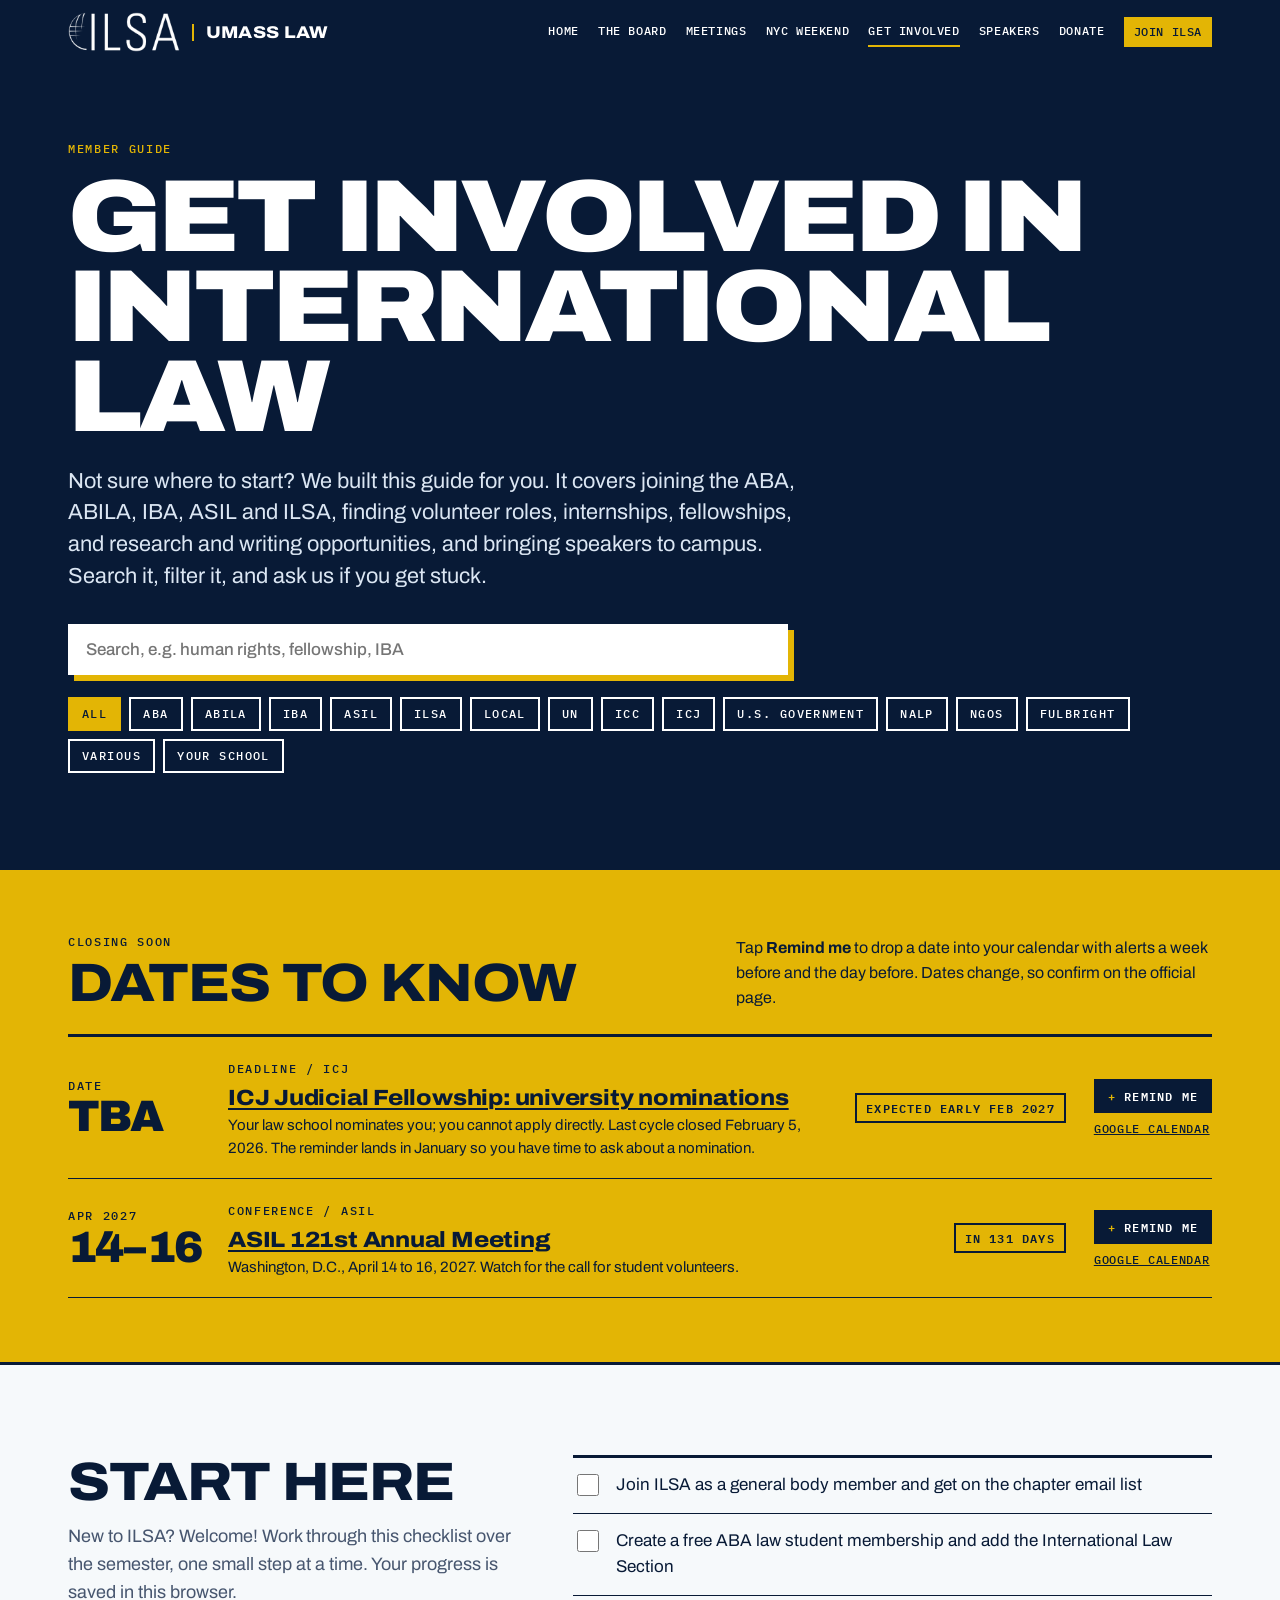
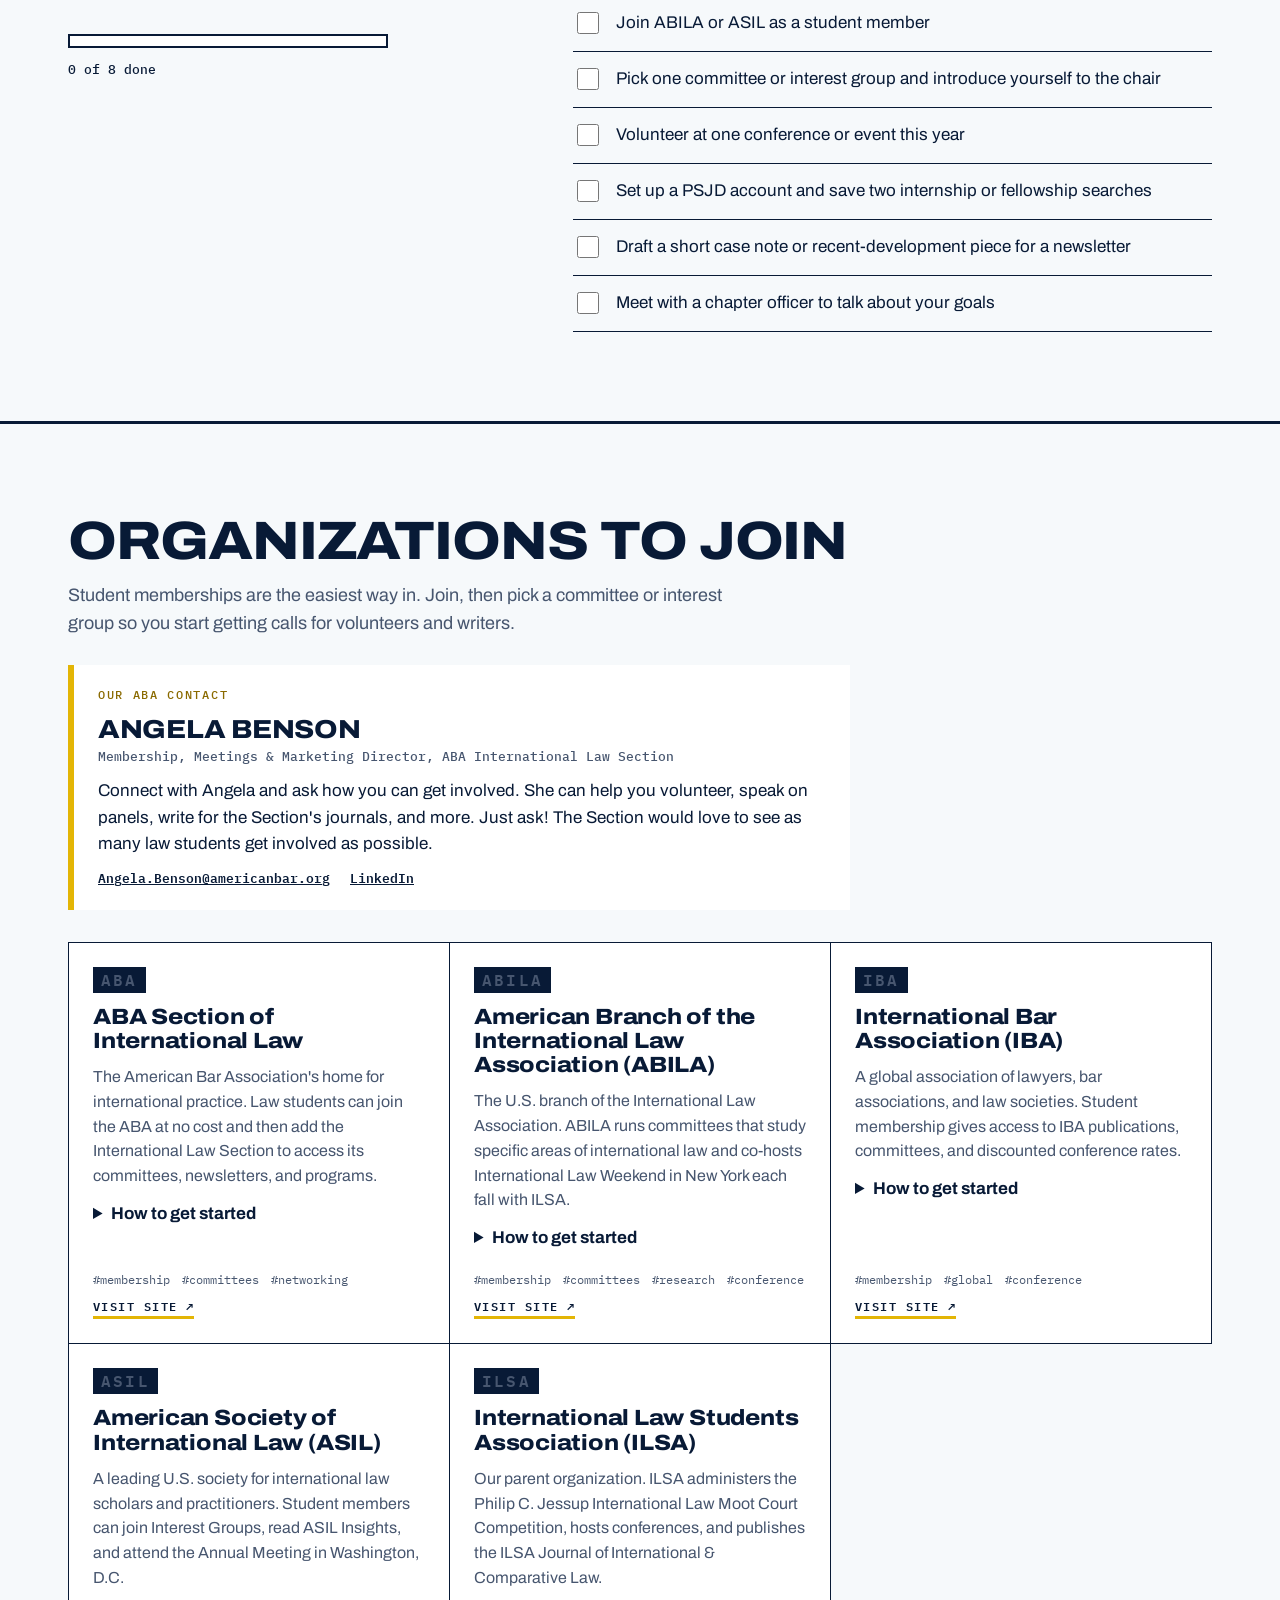
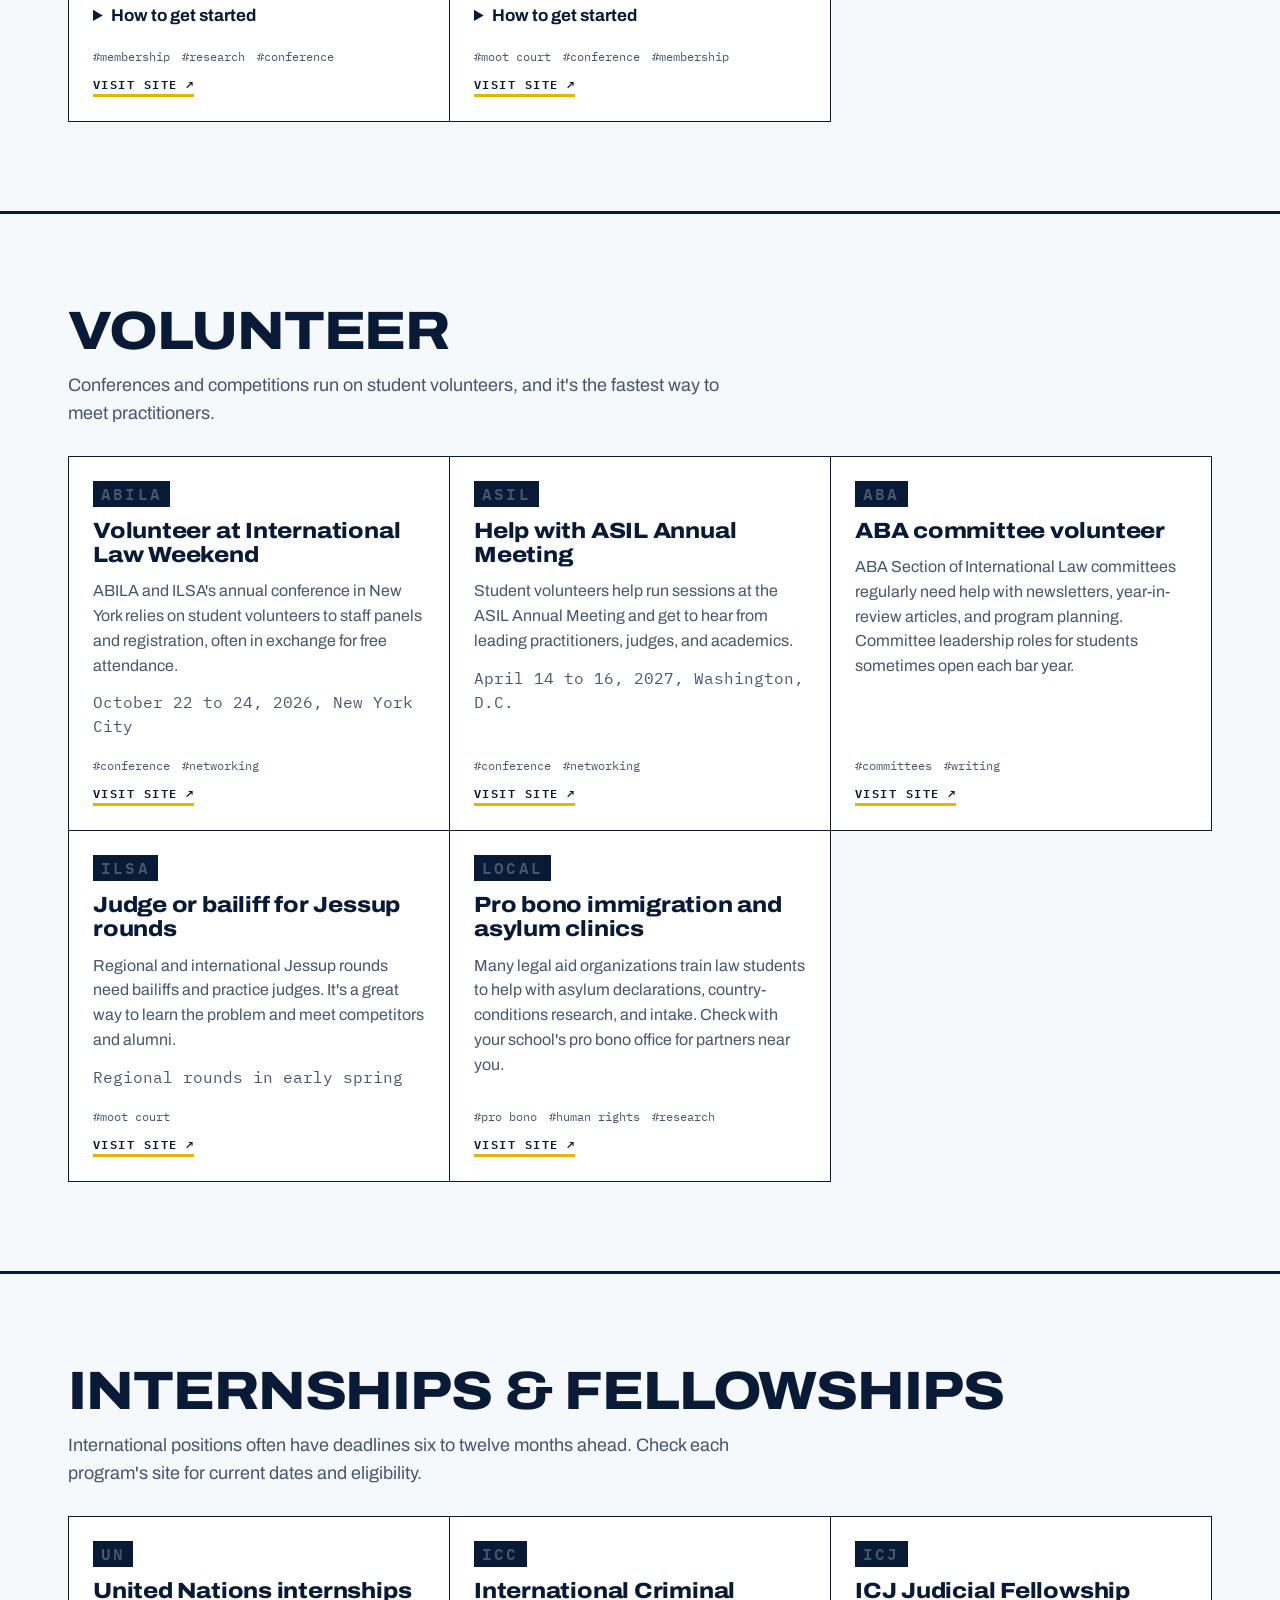
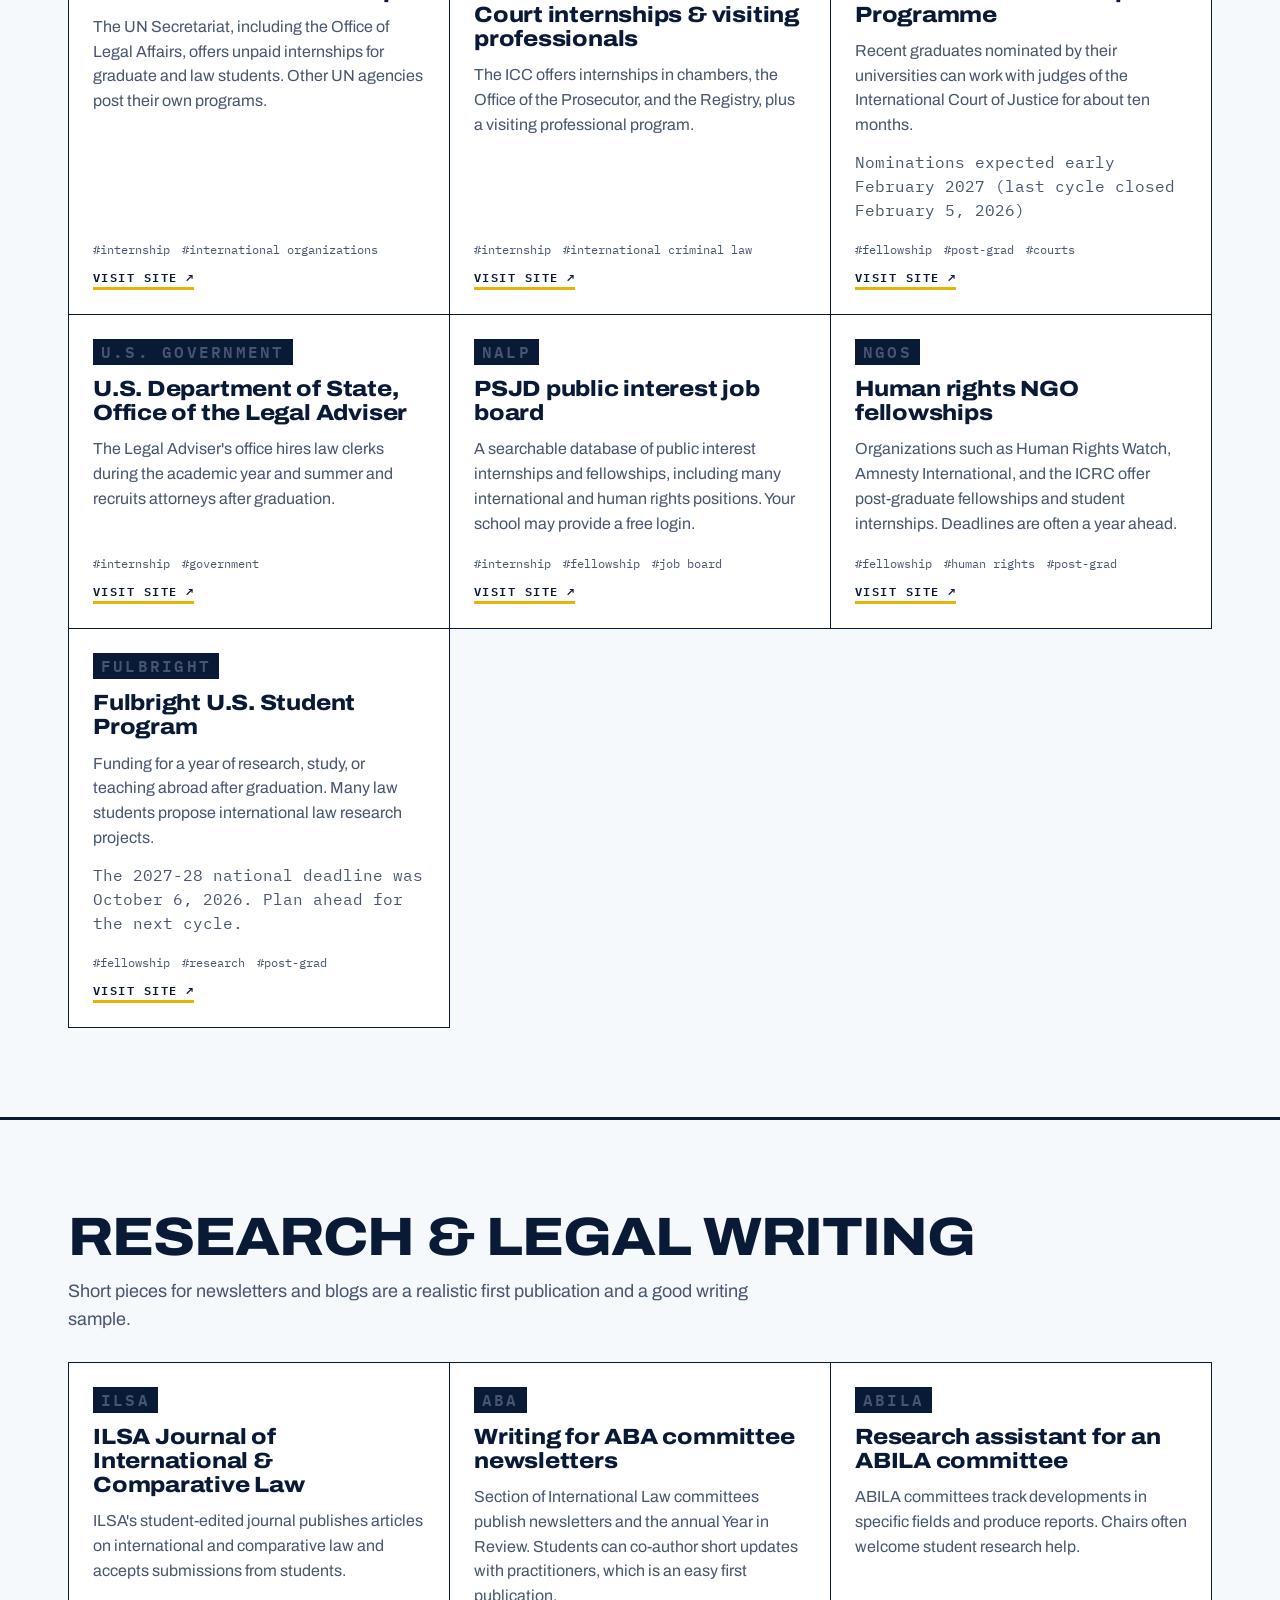
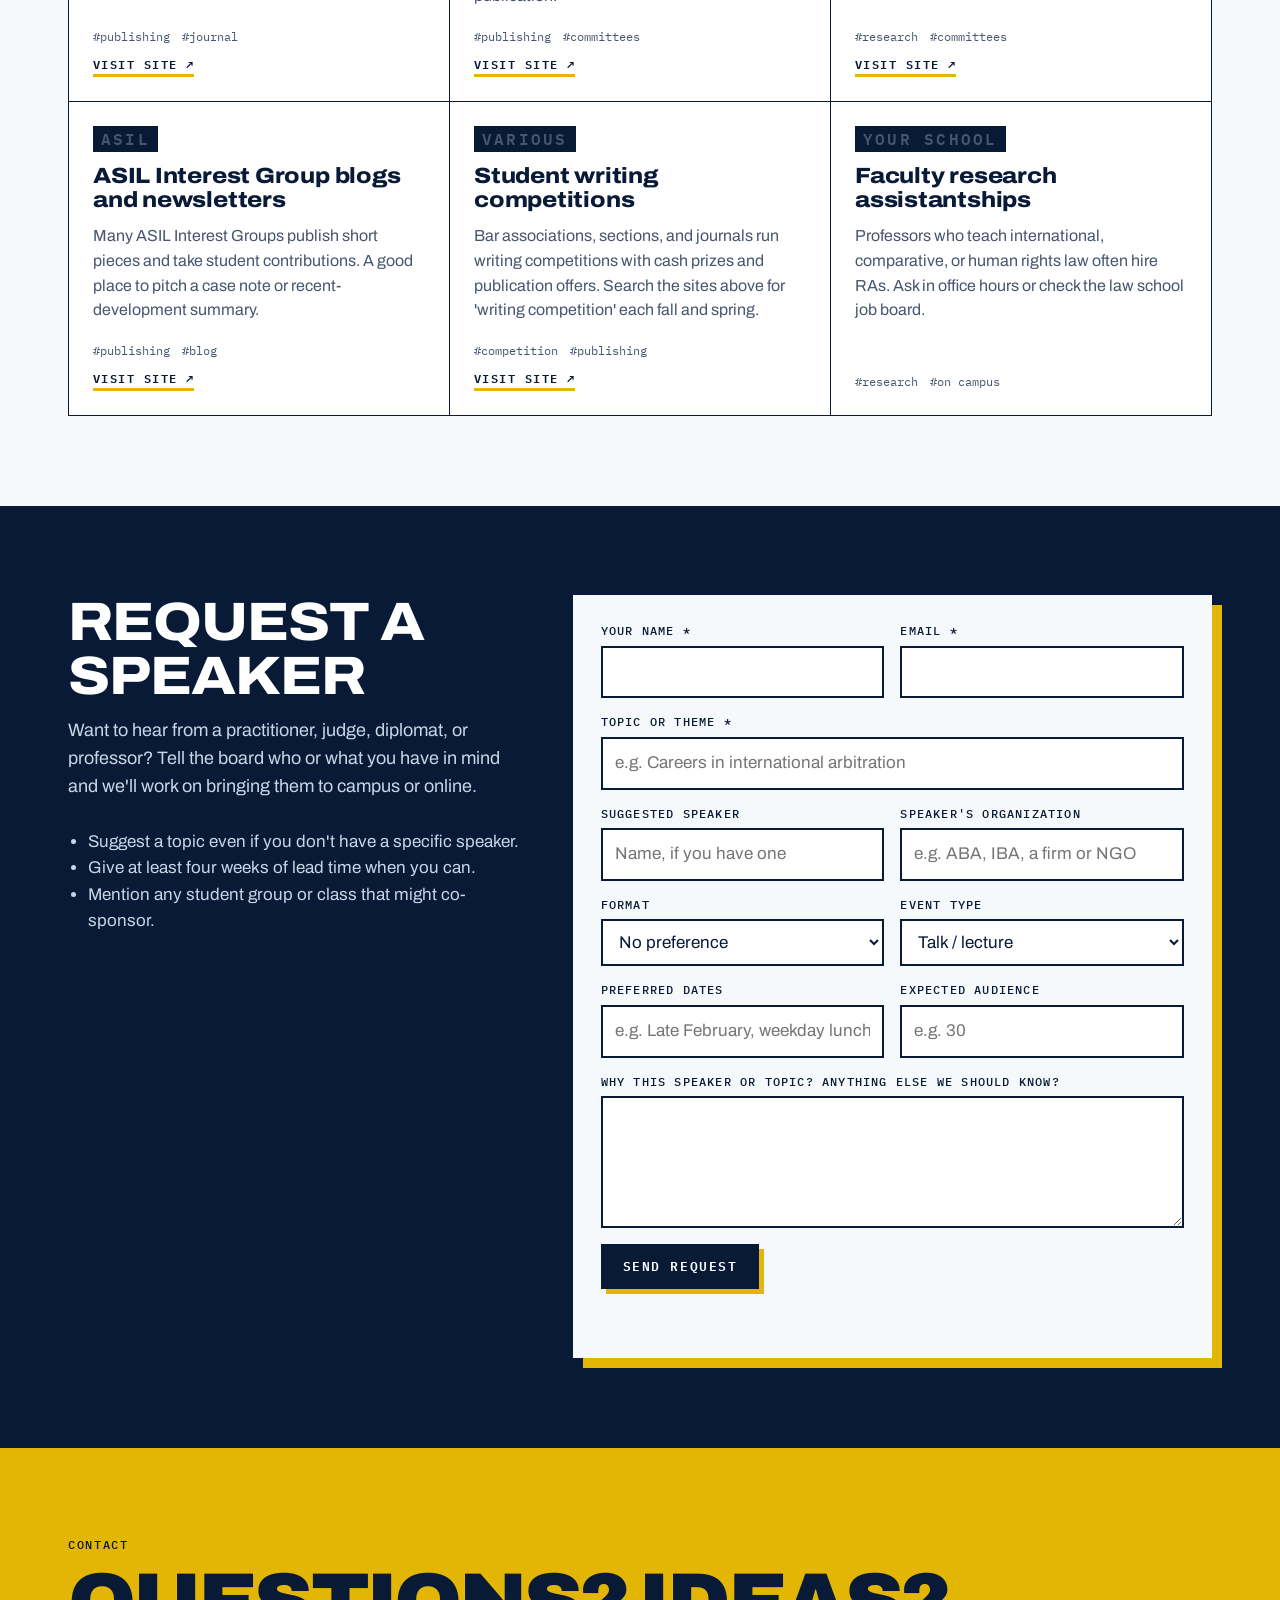
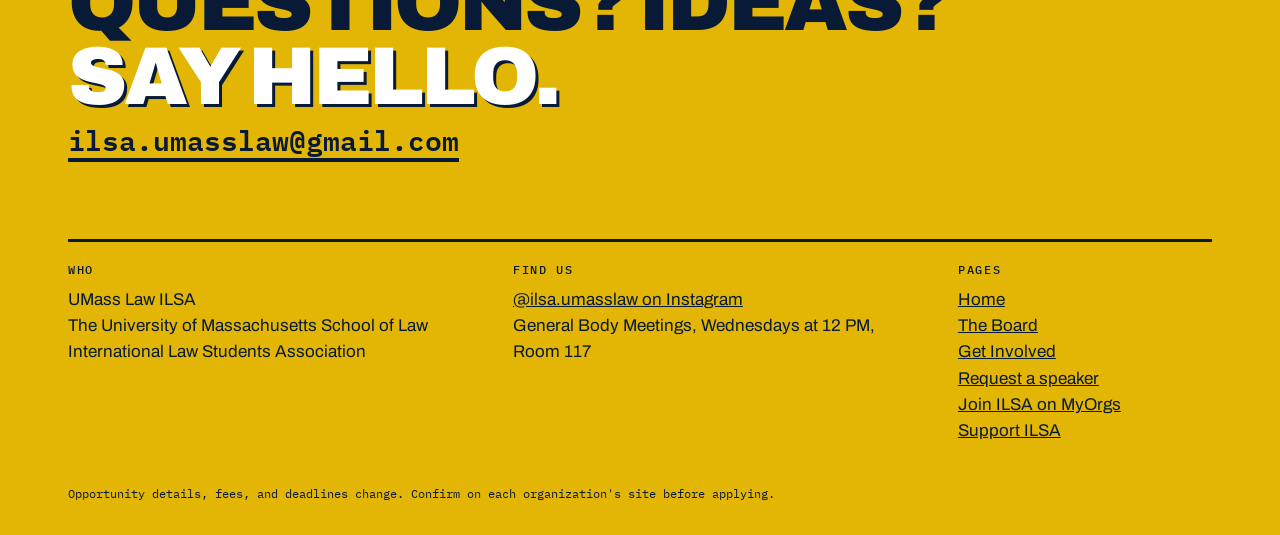
<file: get-involved.html>
<!doctype html>
<html lang="en">
<head>
  <meta charset="utf-8">
  <meta name="viewport" content="width=device-width, initial-scale=1">
  <title>Get Involved | UMass Law ILSA</title>
  <meta name="description" content="How UMass Law ILSA members can get involved with the ABA, ABILA, IBA, ASIL and more: volunteering, internships, fellowships, research and writing, and speaker requests.">
  <link rel="icon" href="img/favicon.png">
  <link rel="preconnect" href="https://fonts.googleapis.com">
  <link rel="preconnect" href="https://fonts.gstatic.com" crossorigin>
  <link href="https://fonts.googleapis.com/css2?family=Archivo:wdth,wght@75..125,400..900&family=IBM+Plex+Mono:wght@400;500;600&display=swap" rel="stylesheet">
  <link rel="stylesheet" href="css/styles.css">
</head>
<body>
  <a class="skip-link" href="#main">Skip to content</a>
  <header class="site-header">
    <div class="wrap header-inner">
      <a class="brand" href="index.html" aria-label="ILSA at UMass Law, home">
        <img class="brand-logo" src="img/ilsa-official.png" alt="ILSA" width="324" height="116">
        <span class="brand-name">UMass Law</span>
      </a>
      <nav class="site-nav" aria-label="Site">
        <a href="index.html">Home</a>
        <a href="board.html">The Board</a>
        <a href="index.html#meetings">Meetings</a>
        <a href="index.html#ilw">NYC Weekend</a>
        <a href="get-involved.html" aria-current="page">Get Involved</a>
        <a href="get-involved.html#speakers">Speakers</a>
        <a href="donate.html">Donate</a>
        <a href="https://myorgs.umassd.edu/ILSA/club_signup" class="nav-cta" target="_blank" rel="noopener">Join ILSA</a>
      </nav>
    </div>
  </header>

  <main id="main">
    <section class="page-head">
      <div class="wrap">
        <p class="label">Member guide</p>
        <h1>Get involved in international law</h1>
        <p class="lede">Not sure where to start? We built this guide for you. It covers joining the ABA, ABILA, IBA, ASIL and ILSA, finding volunteer roles, internships, fellowships, and research and writing opportunities, and bringing speakers to campus. Search it, filter it, and ask us if you get stuck.</p>
        <div class="search">
          <label for="search-input" class="visually-hidden">Search opportunities</label>
          <input id="search-input" type="search" placeholder="Search, e.g. human rights, fellowship, IBA" autocomplete="off">
          <div class="filters" role="group" aria-label="Filter by organization" id="org-filters"></div>
        </div>
        <p class="result-count" id="result-count" aria-live="polite"></p>
      </div>
    </section>

    <section id="dates" class="section section-dates">
      <div class="wrap">
        <div class="dates-head">
          <div>
            <p class="label">Closing soon</p>
            <h2>Dates to know</h2>
          </div>
          <p class="section-intro">Tap <strong>Remind me</strong> to drop a date into your calendar with alerts a week before and the day before. Dates change, so confirm on the official page.</p>
        </div>
        <ol class="dates" id="dates-list"></ol>
      </div>
    </section>

    <section id="start" class="section">
      <div class="wrap two-col">
        <div>
          <h2>Start here</h2>
          <p class="section-intro">New to ILSA? Welcome! Work through this checklist over the semester, one small step at a time. Your progress is saved in this browser.</p>
          <div class="progress" aria-hidden="true"><span id="progress-bar"></span></div>
          <p class="progress-label" id="progress-label"></p>
        </div>
        <ol class="checklist" id="checklist"></ol>
      </div>
    </section>

    <section id="organizations" class="section">
      <div class="wrap">
        <h2>Organizations to join</h2>
        <p class="section-intro">Student memberships are the easiest way in. Join, then pick a committee or interest group so you start getting calls for volunteers and writers.</p>
        <aside class="contact-card" aria-label="Our ABA contact">
          <p class="label">Our ABA contact</p>
          <h3>Angela Benson</h3>
          <p class="contact-card-role">Membership, Meetings &amp; Marketing Director, ABA International Law Section</p>
          <p>Connect with Angela and ask how you can get involved. She can help you volunteer, speak on panels, write for the Section's journals, and more. Just ask! The Section would love to see as many law students get involved as possible.</p>
          <p class="contact-card-links"><a href="mailto:Angela.Benson@americanbar.org">Angela.Benson@americanbar.org</a> <a href="https://www.linkedin.com/in/angela-benson-cmp-9b23a410/" target="_blank" rel="noopener">LinkedIn</a></p>
        </aside>
        <div class="grid" data-section="organizations"></div>
      </div>
    </section>

    <section id="volunteer" class="section">
      <div class="wrap">
        <h2>Volunteer</h2>
        <p class="section-intro">Conferences and competitions run on student volunteers, and it's the fastest way to meet practitioners.</p>
        <div class="grid" data-section="volunteer"></div>
      </div>
    </section>

    <section id="careers" class="section">
      <div class="wrap">
        <h2>Internships &amp; fellowships</h2>
        <p class="section-intro">International positions often have deadlines six to twelve months ahead. Check each program's site for current dates and eligibility.</p>
        <div class="grid" data-section="careers"></div>
      </div>
    </section>

    <section id="writing" class="section">
      <div class="wrap">
        <h2>Research &amp; legal writing</h2>
        <p class="section-intro">Short pieces for newsletters and blogs are a realistic first publication and a good writing sample.</p>
        <div class="grid" data-section="writing"></div>
      </div>
    </section>

    <section id="speakers" class="section section-ink">
      <div class="wrap two-col">
        <div>
          <h2>Request a speaker</h2>
          <p class="section-intro">Want to hear from a practitioner, judge, diplomat, or professor? Tell the board who or what you have in mind and we'll work on bringing them to campus or online.</p>
          <ul class="tips">
            <li>Suggest a topic even if you don't have a specific speaker.</li>
            <li>Give at least four weeks of lead time when you can.</li>
            <li>Mention any student group or class that might co-sponsor.</li>
          </ul>
        </div>

        <form id="speaker-form" class="form" novalidate>
          <div class="field-row">
            <div class="field">
              <label for="f-name">Your name <span aria-hidden="true">*</span></label>
              <input id="f-name" name="name" required autocomplete="name">
            </div>
            <div class="field">
              <label for="f-email">Email <span aria-hidden="true">*</span></label>
              <input id="f-email" name="email" type="email" required autocomplete="email">
            </div>
          </div>

          <div class="field">
            <label for="f-topic">Topic or theme <span aria-hidden="true">*</span></label>
            <input id="f-topic" name="topic" required placeholder="e.g. Careers in international arbitration">
          </div>

          <div class="field-row">
            <div class="field">
              <label for="f-speaker">Suggested speaker</label>
              <input id="f-speaker" name="speaker" placeholder="Name, if you have one">
            </div>
            <div class="field">
              <label for="f-affiliation">Speaker's organization</label>
              <input id="f-affiliation" name="affiliation" placeholder="e.g. ABA, IBA, a firm or NGO">
            </div>
          </div>

          <div class="field-row">
            <div class="field">
              <label for="f-format">Format</label>
              <select id="f-format" name="format">
                <option>No preference</option>
                <option>In person</option>
                <option>Virtual</option>
                <option>Hybrid</option>
              </select>
            </div>
            <div class="field">
              <label for="f-type">Event type</label>
              <select id="f-type" name="eventType">
                <option>Talk / lecture</option>
                <option>Panel</option>
                <option>Career conversation</option>
                <option>Workshop</option>
                <option>Lunch &amp; learn</option>
              </select>
            </div>
          </div>

          <div class="field-row">
            <div class="field">
              <label for="f-dates">Preferred dates</label>
              <input id="f-dates" name="dates" placeholder="e.g. Late February, weekday lunch">
            </div>
            <div class="field">
              <label for="f-audience">Expected audience</label>
              <input id="f-audience" name="audience" type="number" min="1" placeholder="e.g. 30">
            </div>
          </div>

          <div class="field">
            <label for="f-notes">Why this speaker or topic? Anything else we should know?</label>
            <textarea id="f-notes" name="notes" rows="4"></textarea>
          </div>

          <button type="submit" class="btn">Send request</button>
          <p class="form-status" id="form-status" role="status"></p>
        </form>
      </div>
    </section>
  </main>

  <footer class="site-footer" id="contact">
    <div class="wrap">
      <p class="label">Contact</p>
      <p class="footer-shout">Questions? Ideas? <span>Say hello.</span></p>
      <a class="footer-mail" href="mailto:ilsa.umasslaw@gmail.com">ilsa.umasslaw@gmail.com</a>
      <div class="footer-grid">
        <div>
          <p class="label">Who</p>
          <p>UMass Law ILSA<br>The University of Massachusetts School of Law International Law Students Association</p>
        </div>
        <div>
          <p class="label">Find us</p>
          <p><a href="https://www.instagram.com/ilsa.umasslaw/" target="_blank" rel="noopener">@ilsa.umasslaw on Instagram</a><br>General Body Meetings, Wednesdays at 12 PM, Room 117</p>
        </div>
        <div>
          <p class="label">Pages</p>
          <p class="footer-links">
            <a href="index.html">Home</a>
            <a href="board.html">The Board</a>
            <a href="get-involved.html">Get Involved</a>
            <a href="get-involved.html#speakers">Request a speaker</a>
            <a href="https://myorgs.umassd.edu/ILSA/club_signup" target="_blank" rel="noopener">Join ILSA on MyOrgs</a>
            <a href="donate.html">Support ILSA</a>
          </p>
        </div>
      </div>
      <p class="fineprint">Opportunity details, fees, and deadlines change. Confirm on each organization's site before applying.</p>
    </div>
  </footer>

  <script src="js/config.js"></script>
  <script src="js/data.js"></script>
  <script src="js/app.js"></script>
</body>
</html>
</file>
<file: css/styles.css>
/* UMass Law ILSA
   Palette comes from the logo: night-flight navy, the logo's sky, and the gold of the scale. */
:root {
  color-scheme: light;
  --ink: #081a36;
  --ink-2: #12294f;
  --paper: #f6f9fb;
  --white: #ffffff;
  --sky: #dff1fd;
  --gold: #e3b505;
  --gold-deep: #8a6a00;
  --muted: #47566f;
  --rule: #081a36;
  --hair: #c4d3e0;
  --error: #b3261e;
  --success: #17683f;
  --display: "Archivo", "Arial Narrow", Arial, sans-serif;
  --mono: "IBM Plex Mono", ui-monospace, Menlo, monospace;
}

* { box-sizing: border-box; }
html { scroll-behavior: smooth; scroll-padding-top: 24px; }
body {
  margin: 0; background: var(--paper); color: var(--ink);
  font: 400 17px/1.55 var(--display);
}
img { max-width: 100%; height: auto; display: block; }
a { color: inherit; }
:focus-visible { outline: 3px solid var(--gold); outline-offset: 3px; }

h1, h2, h3 { margin: 0; font-family: var(--display); font-stretch: 112%; font-weight: 800; line-height: 1; letter-spacing: -0.02em; }
h2 { font-size: clamp(30px, 4.4vw, 54px); text-transform: uppercase; margin-bottom: 14px; }
h3 { font-size: 21px; letter-spacing: -0.01em; }

.wrap { max-width: 1240px; margin: 0 auto; padding: 0 clamp(16px, 4vw, 48px); }
.visually-hidden { position: absolute; width: 1px; height: 1px; overflow: hidden; clip: rect(0 0 0 0); white-space: nowrap; }
.skip-link { position: absolute; left: -999px; top: 8px; background: var(--gold); color: var(--ink); padding: 8px 12px; z-index: 20; }
.skip-link:focus { left: 8px; }

.label {
  margin: 0; font: 500 12px/1.4 var(--mono); letter-spacing: 0.14em; text-transform: uppercase;
}
.lede { font-size: clamp(18px, 1.7vw, 22px); line-height: 1.45; margin: 0; max-width: 34em; }
.section-intro { margin: 0 0 28px; max-width: 38em; color: var(--muted); font-size: 18px; }

/* Header */
.site-header { background: var(--ink); color: var(--white); }
.header-inner { display: flex; align-items: center; justify-content: space-between; gap: 16px; flex-wrap: nowrap; padding-top: 12px; padding-bottom: 12px; }
.brand { display: flex; align-items: center; gap: 12px; text-decoration: none; flex: none; }
.brand-logo { height: 40px; width: auto; }
.brand-name { font-weight: 800; font-stretch: 112%; font-size: 17px; text-transform: uppercase; letter-spacing: 0.02em; line-height: 1; white-space: nowrap; padding-left: 12px; border-left: 2px solid var(--gold); }
.site-nav { display: flex; flex-wrap: nowrap; align-items: center; gap: clamp(10px, 1.5vw, 22px); white-space: nowrap; min-width: 0; overflow-x: auto; scrollbar-width: none; font: 500 clamp(10.5px, 1.05vw, 12px)/1 var(--mono); letter-spacing: 0.05em; text-transform: uppercase; }
.site-nav::-webkit-scrollbar { display: none; }
.site-nav a { text-decoration: none; padding: 8px 0; border-bottom: 2px solid transparent; }
.site-nav a:hover, .site-nav a[aria-current="page"] { border-bottom-color: var(--gold); }
.site-nav .nav-cta { background: var(--gold); color: var(--ink); padding: 9px 10px; border-bottom: 0; }
.site-nav .nav-cta:hover { background: var(--white); }

/* Buttons and links */
.btn {
  display: inline-block; border: 0; cursor: pointer; text-decoration: none;
  background: var(--gold); color: var(--ink);
  font: 600 13px/1 var(--mono); letter-spacing: 0.12em; text-transform: uppercase;
  padding: 16px 22px; box-shadow: 5px 5px 0 var(--white);
  transition: transform 0.15s, box-shadow 0.15s;
}
.btn:hover { transform: translate(3px, 3px); box-shadow: 2px 2px 0 var(--white); }
.btn-line { background: transparent; color: var(--white); box-shadow: inset 0 0 0 2px var(--white); }
.btn-line:hover { box-shadow: inset 0 0 0 2px var(--gold); color: var(--gold); transform: none; }
.btn-row { display: flex; flex-wrap: wrap; gap: 16px; }
.btn:disabled { opacity: 0.6; cursor: wait; }
.text-link {
  display: inline-block; font: 600 13px/1 var(--mono); letter-spacing: 0.12em; text-transform: uppercase;
  text-decoration: none; padding-bottom: 6px; border-bottom: 3px solid var(--gold);
}
.text-link::after { content: " \2192"; }
.text-link:hover { border-bottom-color: currentColor; }

/* Masthead (home) */
.masthead { background: var(--ink); color: var(--white); position: relative; padding-top: clamp(32px, 6vw, 80px); }
.masthead .wrap { position: relative; }
.masthead .label { color: var(--gold); margin-bottom: 18px; }
.masthead h1 {
  font-size: clamp(38px, 8.6vw, 132px); font-stretch: 100%; font-weight: 900;
  text-transform: uppercase; line-height: 0.86; letter-spacing: -0.035em;
}
.masthead h1 span { display: block; }
.masthead h1 .row2 { padding-left: 0.9em; }
.masthead h1 .gold { color: var(--gold); }
.masthead-foot { display: grid; grid-template-columns: minmax(0, 1.1fr) auto; gap: 28px 48px; align-items: end; padding: clamp(28px, 4vw, 56px) 0 clamp(36px, 5vw, 64px); max-width: calc(100% - 24vw); }
.seal {
  position: absolute; right: clamp(16px, 4vw, 48px); bottom: clamp(36px, 5vw, 64px);
  width: clamp(120px, 17vw, 250px); border-radius: 50%;
  border: 4px solid var(--gold); transform: rotate(9deg);
  box-shadow: 0 0 0 8px var(--ink), 0 0 0 9px rgba(255, 255, 255, 0.35);
}
.departure {
  margin: 0; background: var(--gold); color: var(--ink); text-align: center; white-space: pre-wrap;
  font: 600 13px/1.4 var(--mono); letter-spacing: 0.12em; text-transform: uppercase; padding: 13px 16px;
}
.departure:empty { display: none; }

/* Inner page head */
.page-head { background: var(--ink); color: var(--white); padding: clamp(36px, 6vw, 80px) 0 clamp(32px, 5vw, 64px); }
.page-head .label { color: var(--gold); margin-bottom: 14px; }
.page-head h1 { overflow-wrap: anywhere; font-size: clamp(34px, 8vw, 120px); font-weight: 900; text-transform: uppercase; line-height: 0.88; letter-spacing: -0.035em; margin-bottom: 24px; }
.page-head .lede { color: #dbe6f3; }

/* Sections with a left rail label */
.section { padding: clamp(48px, 7vw, 104px) 0; }
.section.is-empty { display: none; }
.section-sky { background: var(--sky); }
.section-ink { background: var(--ink); color: var(--white); }
.section-ink .section-intro { color: #c7d5e6; }
.rail { display: grid; grid-template-columns: 190px minmax(0, 1fr); gap: 24px 40px; align-items: start; }
.rail-label { border-top: 3px solid currentColor; padding-top: 10px; position: sticky; top: 24px; }
.rail-label span { display: block; font-size: 28px; font-weight: 600; letter-spacing: 0; line-height: 1.1; color: var(--gold-deep); }
.section-ink .rail-label span { color: var(--gold); }

.statement { font-size: clamp(26px, 3.6vw, 48px); font-weight: 500; font-stretch: 100%; line-height: 1.08; letter-spacing: -0.02em; margin: 0 0 40px; max-width: 20em; }
.statement strong { font-weight: 800; background: linear-gradient(transparent 62%, var(--gold) 62%); }

.pillars { list-style: none; margin: 0; padding: 0; border-top: 3px solid var(--rule); }
.pillars li { display: grid; grid-template-columns: 56px 1fr; gap: 24px; padding: 24px 0; border-bottom: 1px solid var(--rule); align-items: start; }
.pillars li > div { display: grid; grid-template-columns: minmax(180px, 1fr) 2fr; gap: 8px 32px; }
.pillars svg { width: 48px; height: 48px; fill: none; stroke: var(--ink); stroke-width: 2.5; stroke-linecap: square; }
.pillars h3 { text-transform: uppercase; }
.pillars p { margin: 0; color: var(--muted); }

/* Meetings */
.itinerary { display: grid; grid-template-columns: minmax(0, 1.5fr) minmax(200px, 0.8fr); gap: 48px; align-items: start; }
.tickets { list-style: none; margin: 0; padding: 0; display: grid; gap: 18px; }
.ticket {
  display: grid; grid-template-columns: 132px 1fr auto; align-items: stretch;
  background: var(--white); border: 2px solid var(--ink); position: relative;
  box-shadow: 6px 6px 0 var(--ink);
}
.ticket-stub { padding: 16px 18px; border-right: 2px dashed var(--ink); display: grid; align-content: center; gap: 2px; position: relative; }
.ticket-stub::before, .ticket-stub::after {
  content: ""; position: absolute; right: -11px; width: 20px; height: 20px; border-radius: 50%;
  background: var(--sky); border: 2px solid var(--ink);
}
.ticket-stub::before { top: -12px; }
.ticket-stub::after { bottom: -12px; }
.ticket-day { font-size: 64px; font-weight: 900; font-stretch: 100%; line-height: 0.9; letter-spacing: -0.04em; }
.ticket-main { padding: 16px 22px; display: grid; align-content: center; gap: 4px; }
.ticket-main .label { color: var(--muted); }
.ticket-title { font-size: 24px; font-weight: 800; font-stretch: 112%; text-transform: uppercase; line-height: 1.05; }
.ticket-meta { font: 500 14px/1.4 var(--mono); white-space: pre-wrap; }
.ticket-stamp {
  align-self: center; margin-right: 20px; padding: 6px 10px; border: 2px solid currentColor;
  font: 600 11px/1 var(--mono); letter-spacing: 0.14em; text-transform: uppercase; transform: rotate(-6deg);
}
.ticket.is-past { box-shadow: none; opacity: 0.62; }
.ticket.is-next { background: var(--ink); color: var(--white); box-shadow: 6px 6px 0 var(--gold); }
.ticket.is-next .ticket-stub { border-right-color: var(--white); }
.ticket.is-next .ticket-main .label { color: #c7d5e6; }
.ticket.is-next .ticket-stamp { color: var(--gold); }
.flyer { border: 2px solid var(--ink); transform: rotate(2.5deg); box-shadow: 10px 10px 0 var(--ink); margin-top: 24px; }

/* Board preview (home) */
.crew { display: grid; grid-template-columns: repeat(5, 1fr); gap: 16px; margin: 8px 0 72px; }
.crew-card { text-decoration: none; display: grid; gap: 6px; align-content: start; }
.crew-card:nth-child(even) { transform: translateY(36px); }
.crew-card img { aspect-ratio: 4 / 5; object-fit: cover; width: 100%; border: 2px solid var(--ink); filter: saturate(0.9); transition: box-shadow 0.15s, transform 0.15s; }
.crew-card:hover img { box-shadow: 6px 6px 0 var(--gold); transform: translate(-3px, -3px); }
.crew-card .label { color: var(--muted); margin-top: 6px; }
.crew-name { font-weight: 800; font-stretch: 112%; text-transform: uppercase; line-height: 1.05; font-size: 18px; }

/* Board page */
.roster-section { padding-top: 0; }
.member {
  display: grid; grid-template-columns: 110px minmax(200px, 320px) minmax(0, 1fr); gap: 24px 48px; align-items: center;
  padding: clamp(36px, 5vw, 72px) 0; border-bottom: 3px solid var(--rule); scroll-margin-top: 16px;
}
.member:last-child { border-bottom: 0; }
.member-num { font-size: clamp(56px, 8vw, 112px); font-weight: 900; line-height: 0.8; letter-spacing: -0.05em; color: transparent; -webkit-text-stroke: 2px var(--ink); align-self: start; }
.member-photo { position: relative; }
.member-photo::before { content: ""; position: absolute; inset: 14px -14px -14px 14px; background: var(--gold); }
.member-photo img { position: relative; aspect-ratio: 4 / 5; object-fit: cover; width: 100%; border: 2px solid var(--ink); }
.member:nth-child(even) .member-photo { order: 3; }
.member:nth-child(even) .member-photo::before { inset: 14px 14px -14px -14px; background: var(--ink); }
.member:nth-child(even) { grid-template-columns: 110px minmax(0, 1fr) minmax(200px, 320px); }
.member-body .label { color: var(--gold-deep); margin-bottom: 8px; }
.member-body h2 { font-size: clamp(32px, 5vw, 68px); margin-bottom: 8px; }
.member-meta { margin: 0; font: 500 14px/1.4 var(--mono); letter-spacing: 0.06em; text-transform: uppercase; }
.member blockquote { margin: 22px 0; font-size: clamp(19px, 2vw, 25px); line-height: 1.35; font-weight: 500; max-width: 26em; }
.member-email { font: 500 15px/1.4 var(--mono); text-decoration: none; border-bottom: 3px solid var(--gold); padding-bottom: 3px; overflow-wrap: anywhere; }
.member-email:hover { border-bottom-color: var(--ink); }

/* Photo collage */
.collage { display: grid; grid-template-columns: repeat(12, 1fr); gap: 20px; margin-top: 28px; }
.collage figure { margin: 0; }
.collage img { width: 100%; object-fit: cover; border: 8px solid var(--white); box-shadow: 8px 8px 0 var(--ink); }
.collage figcaption { font: 400 13px/1.5 var(--mono); padding-top: 12px; color: var(--muted); }
.collage figcaption span { display: block; color: var(--ink); letter-spacing: 0.14em; text-transform: uppercase; font-weight: 600; }
.c1 { grid-column: 1 / 9; transform: rotate(-1.2deg); }
.c1 img { aspect-ratio: 5 / 4; object-position: center 35%; }
.c2 { grid-column: 9 / 13; margin-top: 72px !important; transform: rotate(2deg); }
.c2 img { aspect-ratio: 3 / 4; }
.c3 { grid-column: 3 / 8; margin-top: -8px !important; transform: rotate(1deg); }
.c3 img { aspect-ratio: 1; object-position: center 30%; }

/* Guide links (home) */
.guide-links { border-top: 3px solid var(--rule); }
.guide-links a {
  display: grid; grid-template-columns: 120px 1fr auto; gap: 16px; align-items: baseline;
  padding: 22px 0; border-bottom: 1px solid var(--rule); text-decoration: none; transition: padding 0.15s, background 0.15s;
}
.guide-links strong { font-size: clamp(22px, 3.2vw, 42px); font-weight: 800; font-stretch: 112%; text-transform: uppercase; line-height: 1.02; letter-spacing: -0.02em; }
.guide-links .arrow { font-size: 32px; line-height: 1; }
.guide-links a:hover { background: var(--gold); padding-left: 16px; padding-right: 16px; }

/* Get Involved page */
.search { margin-top: 32px; }
.search input {
  width: 100%; max-width: 720px; padding: 16px 18px; font: 500 17px var(--display);
  border: 0; background: var(--white); color: var(--ink); box-shadow: 6px 6px 0 var(--gold);
}
.filters { display: flex; flex-wrap: wrap; gap: 8px; margin-top: 22px; }
.chip {
  border: 2px solid var(--white); background: transparent; color: var(--white); cursor: pointer;
  font: 500 12px/1 var(--mono); letter-spacing: 0.12em; text-transform: uppercase; padding: 9px 12px;
}
.chip[aria-pressed="true"] { background: var(--gold); color: var(--ink); border-color: var(--gold); }
.result-count { font: 500 13px/1.4 var(--mono); min-height: 1.5em; color: var(--gold); margin-bottom: 0; }

.two-col { display: grid; grid-template-columns: 1fr 1.4fr; gap: 48px; align-items: start; }
.page-head + .section:not(.roster-section) { background: var(--sky); }
.section + .section:not(.section-ink):not(.section-sky) { border-top: 3px solid var(--rule); }
.grid { display: grid; grid-template-columns: repeat(auto-fill, minmax(300px, 1fr)); gap: 0; border-left: 1px solid var(--rule); border-top: 1px solid var(--rule); }
.card { background: var(--white); border-right: 1px solid var(--rule); border-bottom: 1px solid var(--rule); padding: 24px; display: flex; flex-direction: column; gap: 12px; }
.card:hover { background: #fffbe6; }
.card-org { font: 600 12px/1 var(--mono); letter-spacing: 0.14em; text-transform: uppercase; margin: 0; align-self: flex-start; background: var(--ink); color: var(--white); padding: 5px 8px; }
.card h3 { font-size: 22px; line-height: 1.1; }
.card p { margin: 0; color: var(--muted); font-size: 16px; }
.card-when { font: 400 13px/1.5 var(--mono); }
.card details summary { cursor: pointer; font-weight: 700; }
.card ol { margin: 8px 0 0; padding-left: 20px; font-size: 15px; }
.card ol li + li { margin-top: 4px; }
.tags { display: flex; flex-wrap: wrap; gap: 4px 12px; margin-top: auto; padding-top: 8px; }
.tag { font: 400 12px/1.4 var(--mono); color: var(--muted); }
.tag::before { content: "#"; }
.card-link { font: 600 12px/1 var(--mono); letter-spacing: 0.12em; text-transform: uppercase; text-decoration: none; border-bottom: 3px solid var(--gold); align-self: flex-start; padding-bottom: 4px; }
.card-link::after { content: " \2197"; }

.checklist { list-style: none; margin: 0; padding: 0; counter-reset: step; border-top: 3px solid var(--rule); }
.checklist label { display: flex; gap: 14px; align-items: flex-start; padding: 14px 0; border-bottom: 1px solid var(--rule); cursor: pointer; }
.checklist input { width: 22px; height: 22px; margin-top: 2px; accent-color: var(--ink); flex: none; }
.checklist input:checked + span { color: var(--muted); text-decoration: line-through; }
.progress { height: 14px; background: var(--white); border: 2px solid var(--ink); max-width: 320px; }
.progress span { display: block; height: 100%; width: 0; background: var(--gold); transition: width 0.25s; }
.progress-label { font: 500 13px/1.4 var(--mono); }

.tips { padding-left: 20px; color: #c7d5e6; }
.form { background: var(--paper); color: var(--ink); padding: 28px; display: grid; gap: 16px; box-shadow: 10px 10px 0 var(--gold); }
.field-row { display: grid; grid-template-columns: 1fr 1fr; gap: 16px; }
.field { display: grid; gap: 6px; }
.field label { font: 500 12px/1.4 var(--mono); letter-spacing: 0.1em; text-transform: uppercase; }
.field input, .field select, .field textarea { width: 100%; padding: 11px 12px; font: inherit; border: 2px solid var(--ink); border-radius: 0; background: var(--white); color: var(--ink); }
.field [aria-invalid="true"] { border-color: var(--error); }
.form .btn { justify-self: start; background: var(--ink); color: var(--white); box-shadow: 5px 5px 0 var(--gold); }
.form-status { margin: 0; min-height: 1.5em; }
.form-status.ok { color: var(--success); }
.form-status.err { color: var(--error); }

/* International Law Weekend */
.ilw-kicker { color: var(--gold); margin-bottom: 14px; }
.ilw-title { font-size: clamp(38px, 7vw, 104px); font-weight: 900; line-height: 0.88; letter-spacing: -0.035em; margin-bottom: 28px; }
.ilw-title span { color: transparent; -webkit-text-stroke: 2px var(--gold); }
.ilw-theme { font-size: clamp(22px, 2.6vw, 34px); margin-bottom: 36px; }
.ilw-theme strong { background: none; color: var(--gold); }
.ilw-grid { display: grid; grid-template-columns: minmax(0, 1fr) minmax(0, 1fr); gap: 32px 56px; align-items: start; }
.ilw-grid p { margin: 0 0 18px; color: #dbe6f3; max-width: 32em; }
.ilw-grid .btn-row { margin-top: 28px; }
.facts { margin: 0; border-top: 3px solid var(--gold); }
.facts > div { display: grid; grid-template-columns: 130px 1fr; gap: 12px; padding: 16px 0; border-bottom: 1px solid rgba(255, 255, 255, 0.3); }
.facts dt { color: var(--gold); padding-top: 4px; }
.facts dd { margin: 0; }

/* Reminders */
.remind { display: flex; flex-wrap: wrap; align-items: center; gap: 10px 18px; margin: 28px 0 0 !important; }
.remind:empty { display: none; }
.remind-btn {
  display: inline-block; text-decoration: none; background: var(--ink); color: var(--white);
  font: 600 12px/1 var(--mono); letter-spacing: 0.1em; text-transform: uppercase; padding: 11px 14px; white-space: nowrap;
}
.remind-btn::before { content: "+ "; color: var(--gold); }
.remind-btn:hover { background: var(--gold); color: var(--ink); }
.remind-btn:hover::before { color: var(--ink); }
.remind-alt { font: 500 12px/1.3 var(--mono); letter-spacing: 0.06em; text-transform: uppercase; white-space: nowrap; }
.section-ink .remind-btn { background: var(--white); color: var(--ink); }
.section-ink .remind-btn::before { color: var(--gold-deep); }

/* Dates to know */
.page-head + .section-dates { background: var(--gold) !important; padding: clamp(36px, 5vw, 64px) 0; }
.dates-head { display: grid; grid-template-columns: auto minmax(0, 28em); justify-content: space-between; gap: 12px 40px; align-items: end; margin-bottom: 24px; }
.dates-head h2 { margin: 6px 0 0; }
.dates-head .section-intro { margin: 0; color: var(--ink); font-size: 16px; }
.dates { list-style: none; margin: 0; padding: 0; border-top: 3px solid var(--ink); }
.date-row { display: grid; grid-template-columns: 132px minmax(0, 1fr) auto auto; gap: 12px 28px; align-items: center; padding: 18px 0; border-bottom: 1px solid var(--ink); }
.date-when { display: grid; gap: 2px; }
.date-day { font-size: 44px; font-weight: 900; line-height: 0.95; letter-spacing: -0.04em; white-space: nowrap; }
.date-what h3 { margin: 4px 0; font-size: 22px; line-height: 1.1; }
.date-what h3 a { text-decoration-thickness: 2px; text-underline-offset: 3px; }
.date-what p { margin: 0; font-size: 15px; max-width: 46em; }
.date-count { font: 600 12px/1 var(--mono); letter-spacing: 0.1em; text-transform: uppercase; border: 2px solid var(--ink); padding: 7px 9px; white-space: nowrap; }
.date-row.is-soon .date-count { background: var(--ink); color: var(--gold); }
.date-actions { display: grid; gap: 8px; justify-items: start; }

/* Footer */
.site-footer { background: var(--gold); color: var(--ink); padding: clamp(48px, 7vw, 96px) 0 32px; }
.footer-shout { margin: 12px 0 8px; font-size: clamp(34px, 6.4vw, 96px); font-weight: 900; text-transform: uppercase; line-height: 0.9; letter-spacing: -0.035em; }
.footer-shout span { display: block; color: var(--white); -webkit-text-stroke: 0; text-shadow: 3px 3px 0 var(--ink); }
.footer-mail { display: inline-block; font: 600 clamp(15px, 2.4vw, 28px)/1.3 var(--mono); text-decoration: none; border-bottom: 4px solid var(--ink); overflow-wrap: anywhere; }
.footer-mail:hover { background: var(--ink); color: var(--gold); }
.footer-grid { display: grid; grid-template-columns: 1.3fr 1.3fr 0.8fr; gap: 32px; margin-top: clamp(40px, 6vw, 80px); border-top: 3px solid var(--ink); padding-top: 20px; }
.footer-grid p { margin: 0 0 8px; }
.footer-links a { display: block; }
.fineprint { font: 400 12px/1.5 var(--mono); margin: 32px 0 0; }

/* Crowdfunding */
.fund { margin-top: 32px; padding: 22px 24px 26px; border: 2px solid var(--gold); max-width: 34em; }
.fund .label { color: var(--gold); margin-bottom: 10px; }
.fund p { margin: 0 0 18px; }
.fund .btn-row { margin-top: 0; align-items: center; gap: 16px 24px; }
.fund-link { color: var(--white); }

/* ABA contact */
.contact-grid { display: grid; grid-template-columns: minmax(0, 0.85fr) minmax(0, 1.15fr); gap: 32px 56px; align-items: start; }
.contact-photo { margin: 0; }
.contact-photo img { width: 100%; border: 8px solid var(--white); box-shadow: 8px 8px 0 var(--gold); }
.contact-photo figcaption { font: 400 13px/1.5 var(--mono); color: #c7d5e6; padding-top: 16px; }
.contact-role { color: var(--gold); margin: 0 0 24px; }
.contact-grid p { color: #dbe6f3; max-width: 32em; margin: 0 0 18px; }
.contact-grid .contact-lead { font-size: clamp(20px, 2vw, 26px); line-height: 1.25; color: var(--white); }
.contact-grid .btn-row { margin: 28px 0 32px; }
.contact-facts a { overflow-wrap: anywhere; }
.contact-card { background: var(--white); border-left: 6px solid var(--gold); padding: 22px 24px; margin: 0 0 32px; max-width: 46em; }
.contact-card h3 { margin: 8px 0 6px; font-size: 26px; text-transform: uppercase; }
.contact-card p { margin: 0 0 12px; }
.contact-card .label { color: var(--gold-deep); }
.contact-card-role { font: 500 13px/1.4 var(--mono); color: var(--muted); }
.contact-card-links { display: flex; flex-wrap: wrap; gap: 8px 20px; margin: 0 !important; font: 600 13px/1.4 var(--mono); overflow-wrap: anywhere; }
@media (max-width: 900px) { .contact-grid { grid-template-columns: 1fr; } .contact-photo { max-width: 420px; } }

@media (max-width: 900px) {
  .rail { grid-template-columns: 1fr; }
  .rail-label { position: static; }
  .rail-label span { display: inline; font-size: inherit; margin-right: 8px; }
  .itinerary, .two-col, .ilw-grid, .dates-head { grid-template-columns: 1fr; }
  .date-row { grid-template-columns: 110px minmax(0, 1fr); }
  .date-count { grid-column: 2; justify-self: start; }
  .date-actions { grid-column: 2; display: flex; flex-wrap: wrap; align-items: center; gap: 10px 16px; }
  .flyer { max-width: 300px; }
  .member, .member:nth-child(even) { grid-template-columns: 64px minmax(0, 1fr); }
  .member-photo, .member:nth-child(even) .member-photo { order: 0; max-width: 300px; }
  .member-body { grid-column: 1 / -1; }
}
@media (max-width: 700px) {
  body { font-size: 16px; }
  .header-inner { gap: 14px; }
  .brand-logo { height: 32px; }
  .brand-name { font-size: 14px; padding-left: 10px; }
  .brand { gap: 10px; }
  .site-nav { font-size: 11px; }
  .masthead-foot { grid-template-columns: 1fr; max-width: none; }
  .masthead h1 .row2 { padding-left: 0; }
  .seal { position: static; margin: 0 0 20px; transform: rotate(-6deg); width: 104px; }
  .pillars li { grid-template-columns: 40px 1fr; gap: 16px; }
  .pillars li > div { grid-template-columns: 1fr; }
  .pillars svg { width: 36px; height: 36px; }
  .ticket { grid-template-columns: 96px 1fr; }
  .ticket-day { font-size: 46px; }
  .ticket-stub { padding: 14px 12px; }
  .ticket-main { padding: 14px 16px; }
  .ticket-title { font-size: 19px; }
  .ticket-stamp { position: absolute; right: -6px; top: -12px; margin: 0; background: var(--gold); color: var(--ink) !important; border-color: var(--ink); }
  .crew { grid-template-columns: repeat(2, 1fr); margin-bottom: 64px; }
  .collage { grid-template-columns: 1fr; gap: 28px; }
  .c1, .c2, .c3 { grid-column: 1; margin-top: 0 !important; }
  .guide-links a { grid-template-columns: 1fr auto; }
  .guide-links .label { grid-column: 1 / -1; }
  .field-row, .footer-grid { grid-template-columns: 1fr; }
  .date-row { grid-template-columns: 1fr; gap: 8px; }
  .date-count, .date-actions { grid-column: 1; }
  .date-when { display: flex; align-items: baseline; gap: 12px; }
  .date-day { font-size: 34px; }
  .facts > div { grid-template-columns: 1fr; gap: 2px; }
  .grid { grid-template-columns: 1fr; }
}
</file>
<file: css/donate.css>
/* Donate page: a boarding pass to $500 */

.donate-head { position: relative; overflow: hidden; }
.donate-head h1 span { color: var(--gold); display: block; }
.donate-head .lede strong { color: var(--gold); }
.sky-doodle { position: absolute; right: -20px; bottom: 18px; width: min(46vw, 520px); fill: none; stroke: rgba(227, 181, 5, 0.55); stroke-width: 2.5; stroke-dasharray: 2 10; stroke-linecap: round; pointer-events: none; }

.donate-main { padding-top: clamp(40px, 6vw, 80px); }

/* Boarding pass card */
.pass {
  display: grid; grid-template-columns: minmax(0, 1fr) 290px;
  background: var(--white); color: var(--ink);
  border-radius: 22px; box-shadow: 10px 10px 0 var(--ink);
  position: relative; overflow: hidden;
}
.pass-main { padding: clamp(22px, 3.5vw, 40px); }
.pass-top { display: flex; justify-content: space-between; gap: 12px; padding-bottom: 14px; border-bottom: 2px dashed var(--hair); }
.pass-top .label:first-child { color: var(--gold-deep); }
.pass-flight { color: var(--muted); }

.route { display: grid; grid-template-columns: auto minmax(0, 1fr) auto; align-items: end; gap: 12px; margin: 26px 0 14px; }
.route-end { display: grid; gap: 2px; }
.route-end .label { color: var(--muted); }
.route-end strong { font-size: clamp(34px, 5vw, 60px); font-weight: 900; line-height: 0.95; letter-spacing: -0.03em; }
.route-to { text-align: right; }
.route-city { font: 500 12px/1.3 var(--mono); color: var(--muted); }
.route-path { position: relative; height: clamp(70px, 9vw, 100px); }
.route-path svg { width: 100%; height: 100%; overflow: visible; }
.route-trail { fill: none; stroke: var(--hair); stroke-width: 3; stroke-dasharray: 3 9; stroke-linecap: round; }
.route-done { fill: none; stroke: var(--gold); stroke-width: 4; stroke-linecap: round; }
.plane {
  position: absolute; left: 0; top: 0; width: 34px; height: 34px; margin: -17px 0 0 -17px;
  display: grid; place-items: center; border-radius: 50%; background: var(--ink);
  box-shadow: 0 0 0 4px var(--white), 0 0 0 6px var(--gold);
}
.plane svg { width: 18px; height: 18px; fill: var(--gold); }

.meter { height: 16px; border-radius: 99px; background: var(--sky); border: 2px solid var(--ink); overflow: hidden; }
.meter span { display: block; height: 100%; width: 0; background: repeating-linear-gradient(-45deg, var(--gold) 0 10px, #f0c93a 10px 20px); border-right: 2px solid var(--ink); transition: width 1.4s cubic-bezier(.2,.8,.2,1); }
.meter span.is-zero { border-right: 0; }

.tally { display: flex; flex-wrap: wrap; justify-content: space-between; align-items: end; gap: 18px 32px; margin-top: 22px; }
.tally-big { margin: 0; font-size: clamp(44px, 6.4vw, 84px); font-weight: 900; line-height: 0.9; letter-spacing: -0.04em; }
.tally-big small { display: block; font: 500 13px/1.4 var(--mono); letter-spacing: 0.1em; text-transform: uppercase; color: var(--muted); margin-top: 8px; }
.tally-stats { display: flex; gap: 0; margin: 0; }
.tally-stats div { padding: 0 18px; border-left: 2px dashed var(--hair); }
.tally-stats div:first-child { border-left: 0; padding-left: 0; }
.tally-stats dt { color: var(--muted); }
.tally-stats dd { margin: 4px 0 0; font-size: 26px; font-weight: 800; letter-spacing: -0.02em; white-space: nowrap; }
.pass-note { margin: 22px 0 0; padding: 12px 16px; background: var(--sky); border-radius: 12px; font-size: 16px; }
.pass-note:empty { display: none; }

/* Tear-off stub */
.pass-stub {
  position: relative; background: var(--ink); color: var(--white);
  padding: clamp(22px, 3vw, 34px) 26px; display: flex; flex-direction: column; gap: 22px;
}
.pass-stub::before {
  content: ""; position: absolute; left: -1px; top: 18px; bottom: 18px; width: 0;
  border-left: 3px dashed rgba(255, 255, 255, 0.45);
}
.pass::before, .pass::after {
  content: ""; position: absolute; right: 290px; width: 36px; height: 36px; margin-right: -18px;
  background: var(--sky); border-radius: 50%; z-index: 1;
}
.pass::before { top: -18px; }
.pass::after { bottom: -18px; }
.stub-rows { display: grid; gap: 14px; }
.stub-rows div { display: grid; gap: 2px; }
.stub-rows .label { color: var(--gold); }
.stub-rows strong { font-size: 20px; font-weight: 800; letter-spacing: -0.01em; }
.stub-btn { text-align: center; box-shadow: 5px 5px 0 var(--white); }
.barcode {
  margin-top: auto; height: 54px; border-radius: 4px;
  background: repeating-linear-gradient(90deg,
    var(--white) 0 2px, transparent 2px 5px, var(--white) 5px 6px, transparent 6px 9px,
    var(--white) 9px 12px, transparent 12px 14px, var(--white) 14px 15px, transparent 15px 19px);
  opacity: 0.85;
}

/* Passport stamps */
.stamps-wrap { margin-top: clamp(48px, 7vw, 88px); }
.stamps { list-style: none; margin: 0; padding: 0; display: grid; grid-template-columns: repeat(4, 1fr); gap: 20px; }
.stamps li { display: grid; place-items: center; }
.stamps li:nth-child(1) .stamp { transform: rotate(-8deg); }
.stamps li:nth-child(2) .stamp { transform: rotate(6deg); }
.stamps li:nth-child(3) .stamp { transform: rotate(-4deg); }
.stamps li:nth-child(4) .stamp { transform: rotate(9deg); }
.stamp {
  width: clamp(120px, 15vw, 168px); aspect-ratio: 1; border-radius: 50%;
  display: grid; place-content: center; text-align: center; gap: 4px;
  border: 3px dashed #9fb1c4; color: #8496ab; background: rgba(255, 255, 255, 0.45);
  box-shadow: inset 0 0 0 7px rgba(255, 255, 255, 0.6), inset 0 0 0 9px #c4d3e0;
  transition: transform 0.3s, background 0.3s;
}
.stamp b { font-size: clamp(26px, 3vw, 38px); font-weight: 900; letter-spacing: -0.03em; line-height: 1; }
.stamp em { font: 600 11px/1.2 var(--mono); font-style: normal; letter-spacing: 0.12em; text-transform: uppercase; }
.stamps li.is-earned .stamp {
  border: 3px solid var(--ink); color: var(--ink); background: var(--gold);
  box-shadow: inset 0 0 0 7px var(--gold), inset 0 0 0 9px var(--ink), 6px 6px 0 var(--ink);
}
.stamps li.is-next .stamp { border-color: var(--ink); color: var(--ink); background: var(--white); }
.stamps li.is-next .stamp em::after { content: "\A next stop"; white-space: pre; color: var(--gold-deep); }
.stamps li:hover .stamp { transform: rotate(0) scale(1.05); }

/* Share */
.share-inner { display: grid; grid-template-columns: minmax(0, 1.2fr) minmax(0, 1fr); gap: 28px 56px; align-items: center; }
.share-kicker { color: var(--gold); margin-bottom: 10px; }
.share .section-intro { margin-bottom: 0; }
.share-actions { display: flex; flex-wrap: wrap; gap: 16px; align-items: center; }
.share-status { flex-basis: 100%; margin: 0; font: 500 13px/1.4 var(--mono); color: var(--gold); min-height: 1.4em; }

/* Confetti when we land */
.confetti { position: fixed; inset: 0; pointer-events: none; overflow: hidden; z-index: 30; }
.confetti i { position: absolute; top: -12px; width: 9px; height: 14px; border-radius: 2px; animation: fall linear forwards; }
@keyframes fall { to { transform: translateY(105vh) rotate(720deg); } }

@media (max-width: 900px) {
  .pass { grid-template-columns: 1fr; }
  .pass::before, .pass::after { display: none; }
  .pass-stub::before { left: 18px; right: 18px; top: -1px; bottom: auto; width: auto; border-left: 0; border-top: 3px dashed rgba(255, 255, 255, 0.45); }
  .stub-rows { grid-template-columns: repeat(3, auto); justify-content: start; gap: 14px 28px; }
  .barcode { height: 40px; }
  .stamps { grid-template-columns: repeat(2, 1fr); row-gap: 28px; }
  .share-inner { grid-template-columns: 1fr; }
}
@media (max-width: 700px) {
  .route { grid-template-columns: 1fr 1fr; }
  .route-path { grid-column: 1 / -1; grid-row: 2; }
  .route-to { grid-row: 1; grid-column: 2; }
  .tally-stats dd { font-size: 20px; }
  .tally-stats div { padding: 0 12px; }
  .stub-rows { grid-template-columns: 1fr 1fr; }
  .stub-rows div:last-child { grid-column: 1 / -1; }
  .sky-doodle { width: 70vw; opacity: 0.6; }
}
@media (prefers-reduced-motion: reduce) {
  .meter span { transition: none; }
  .confetti { display: none; }
}
</file>
